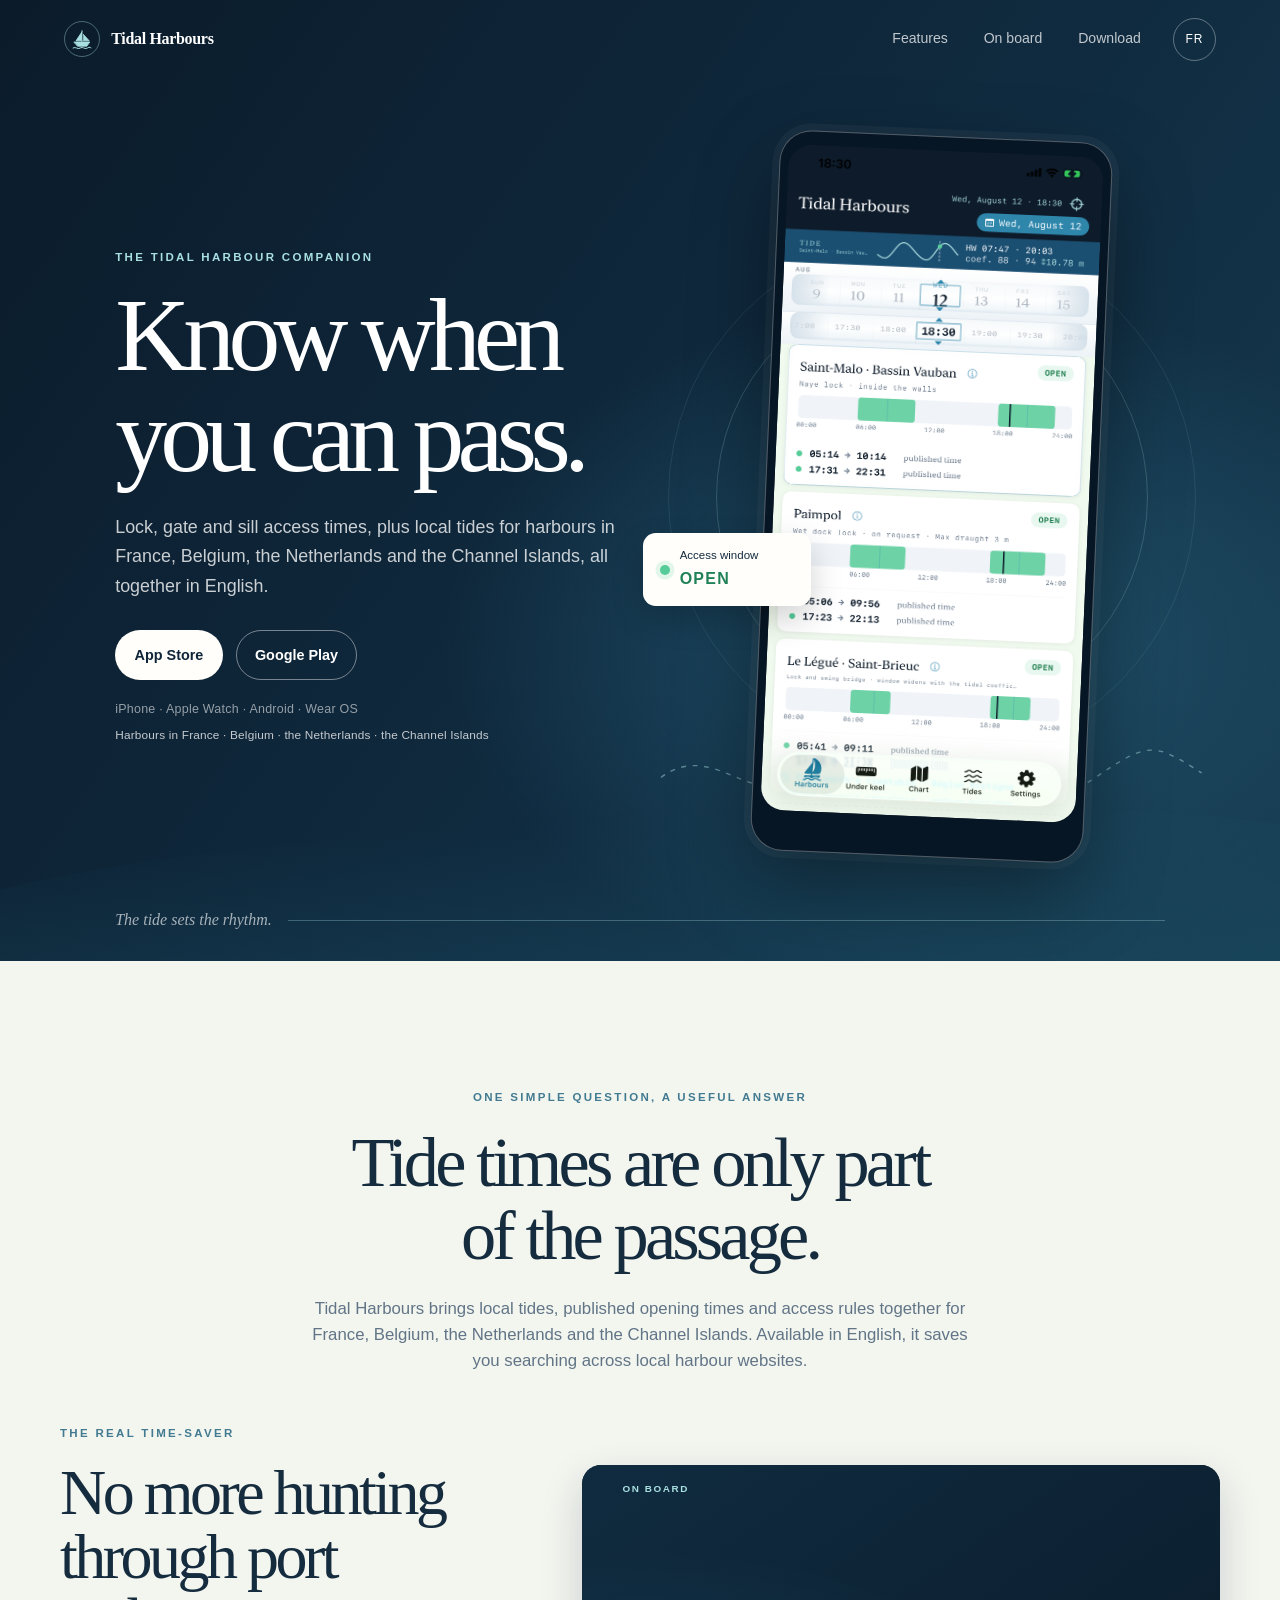
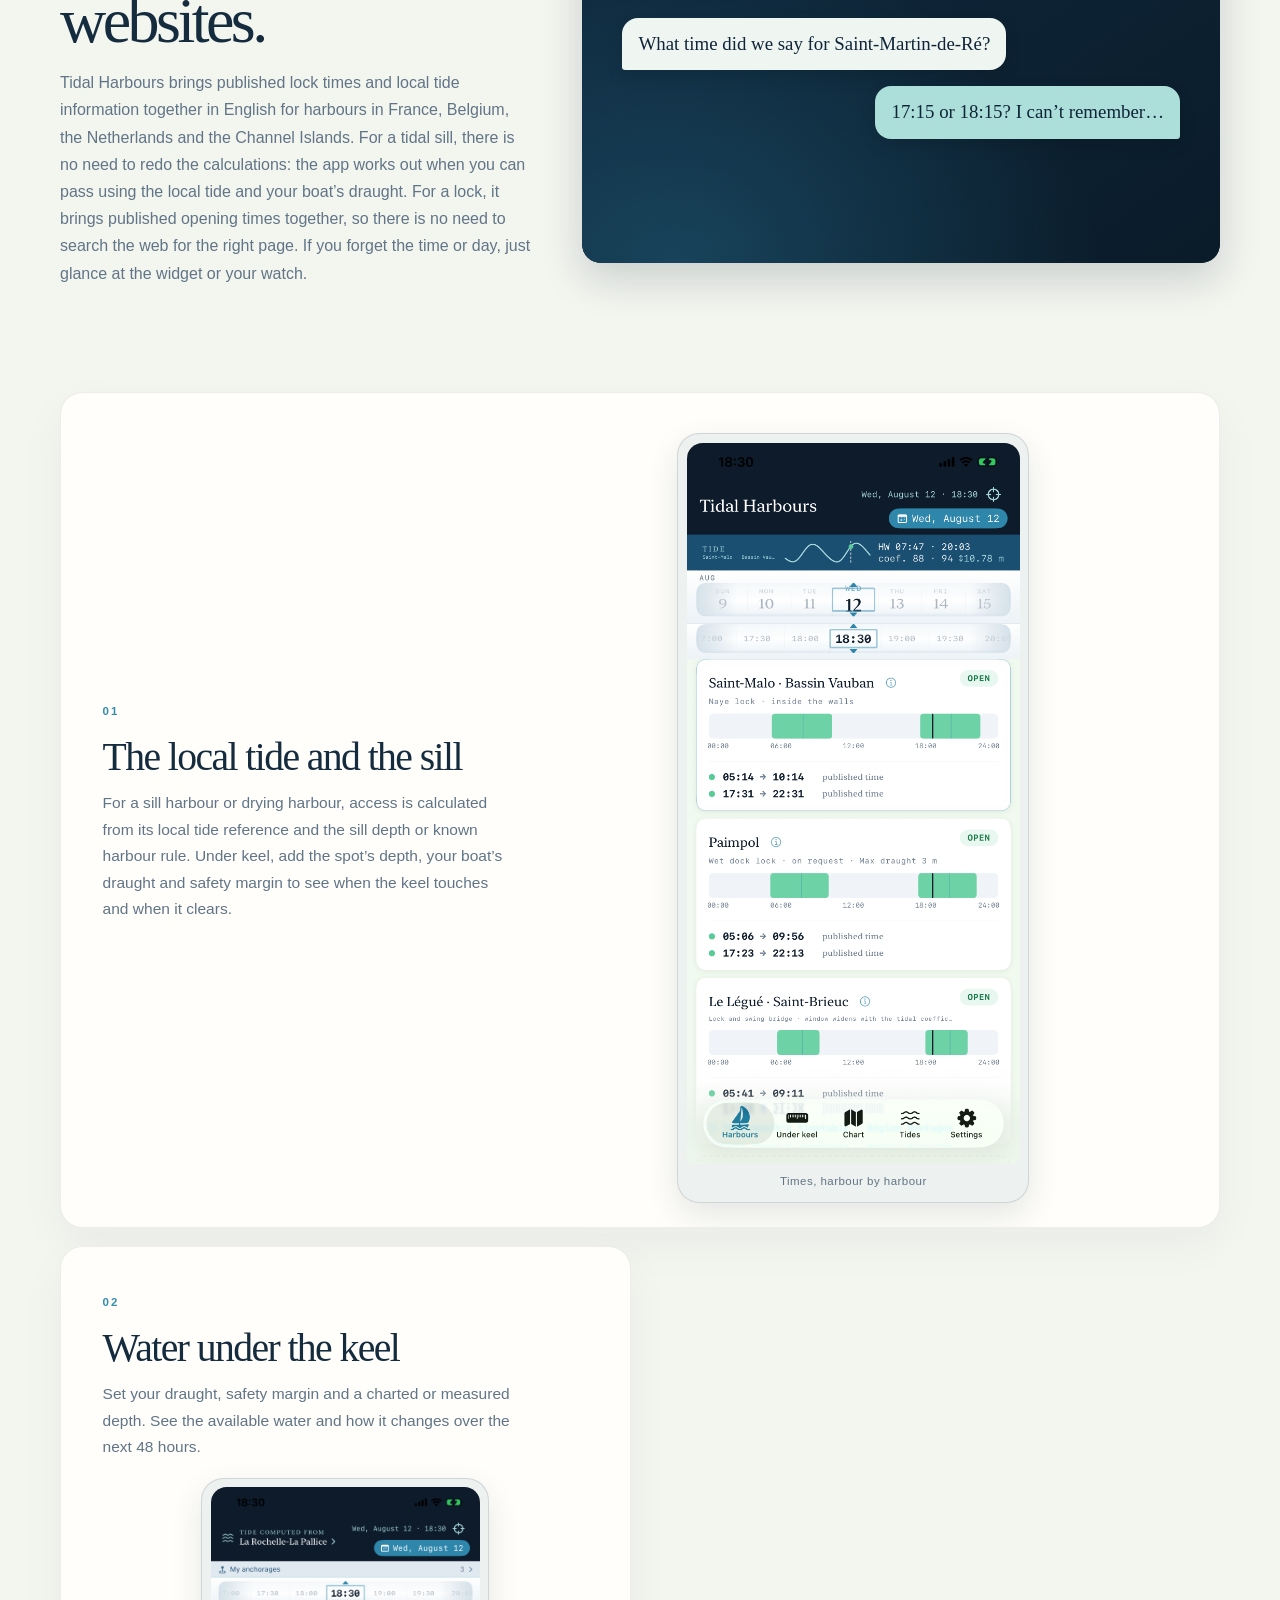
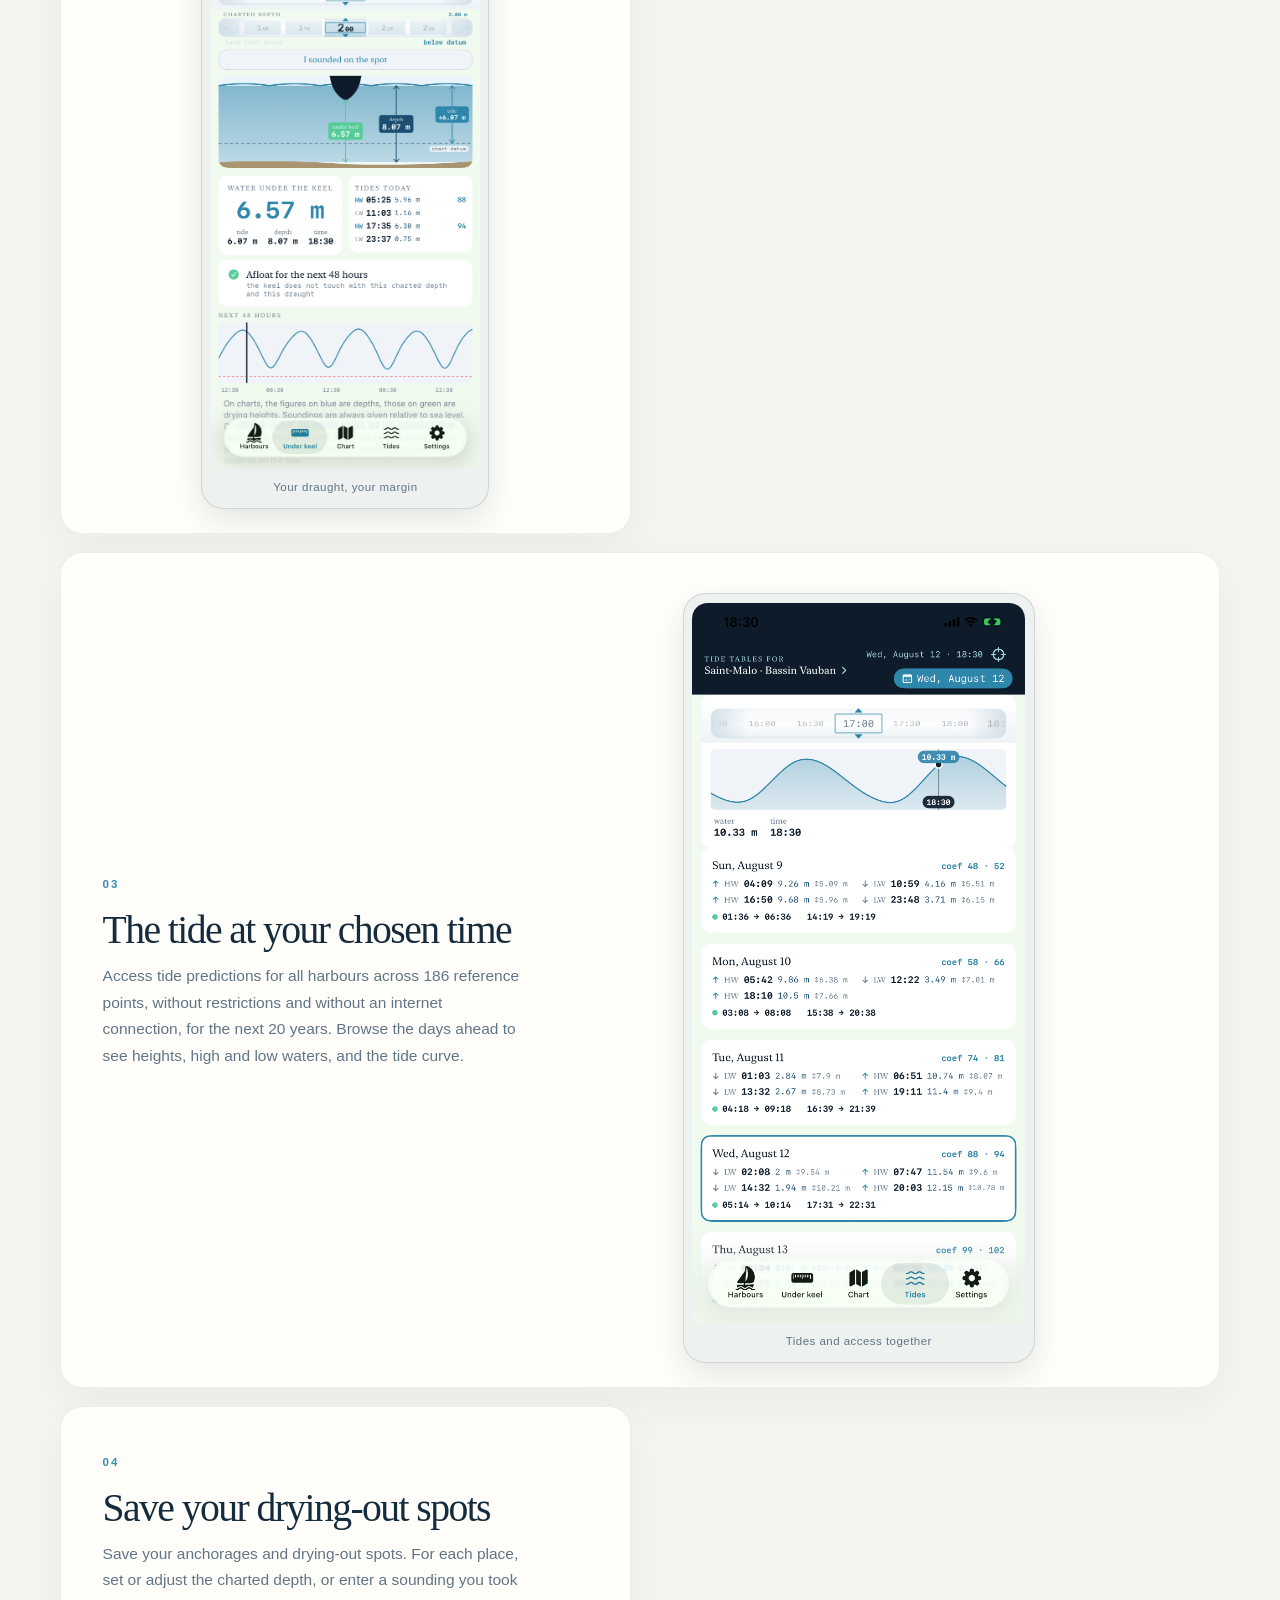
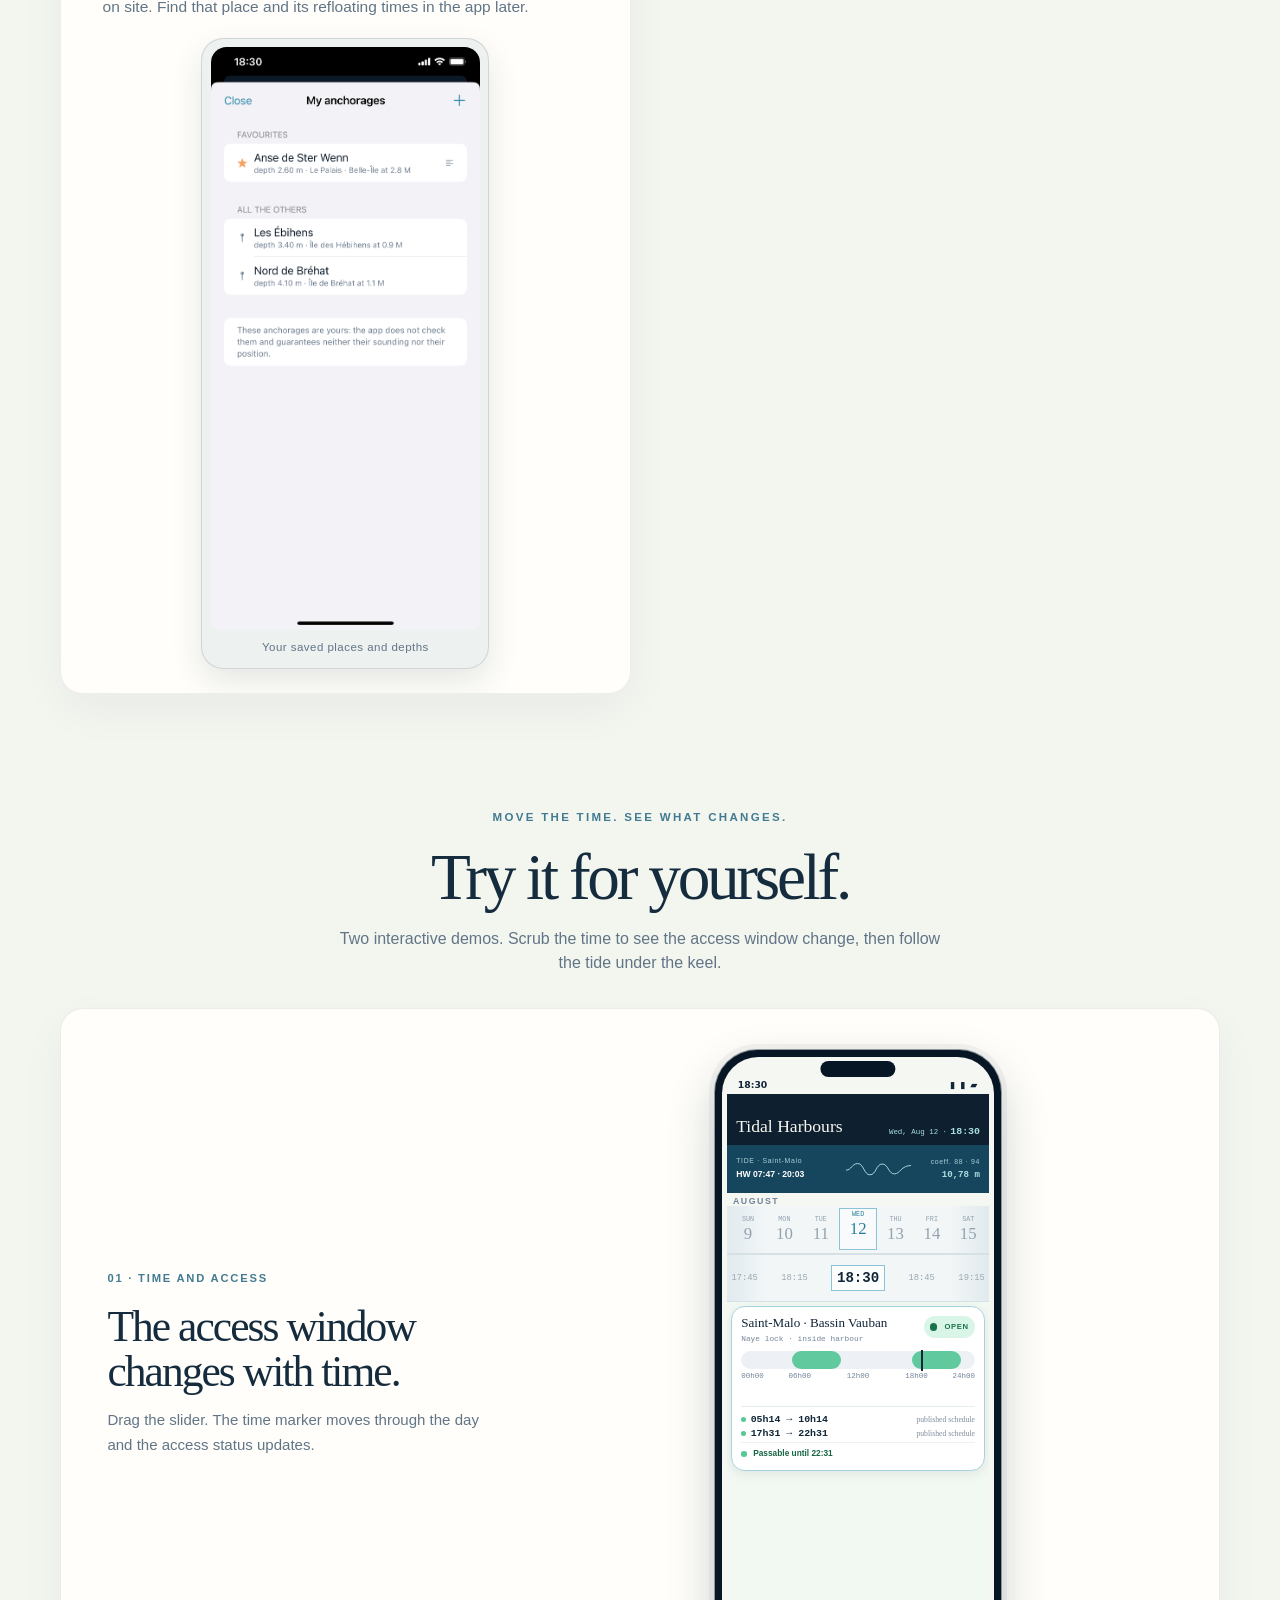
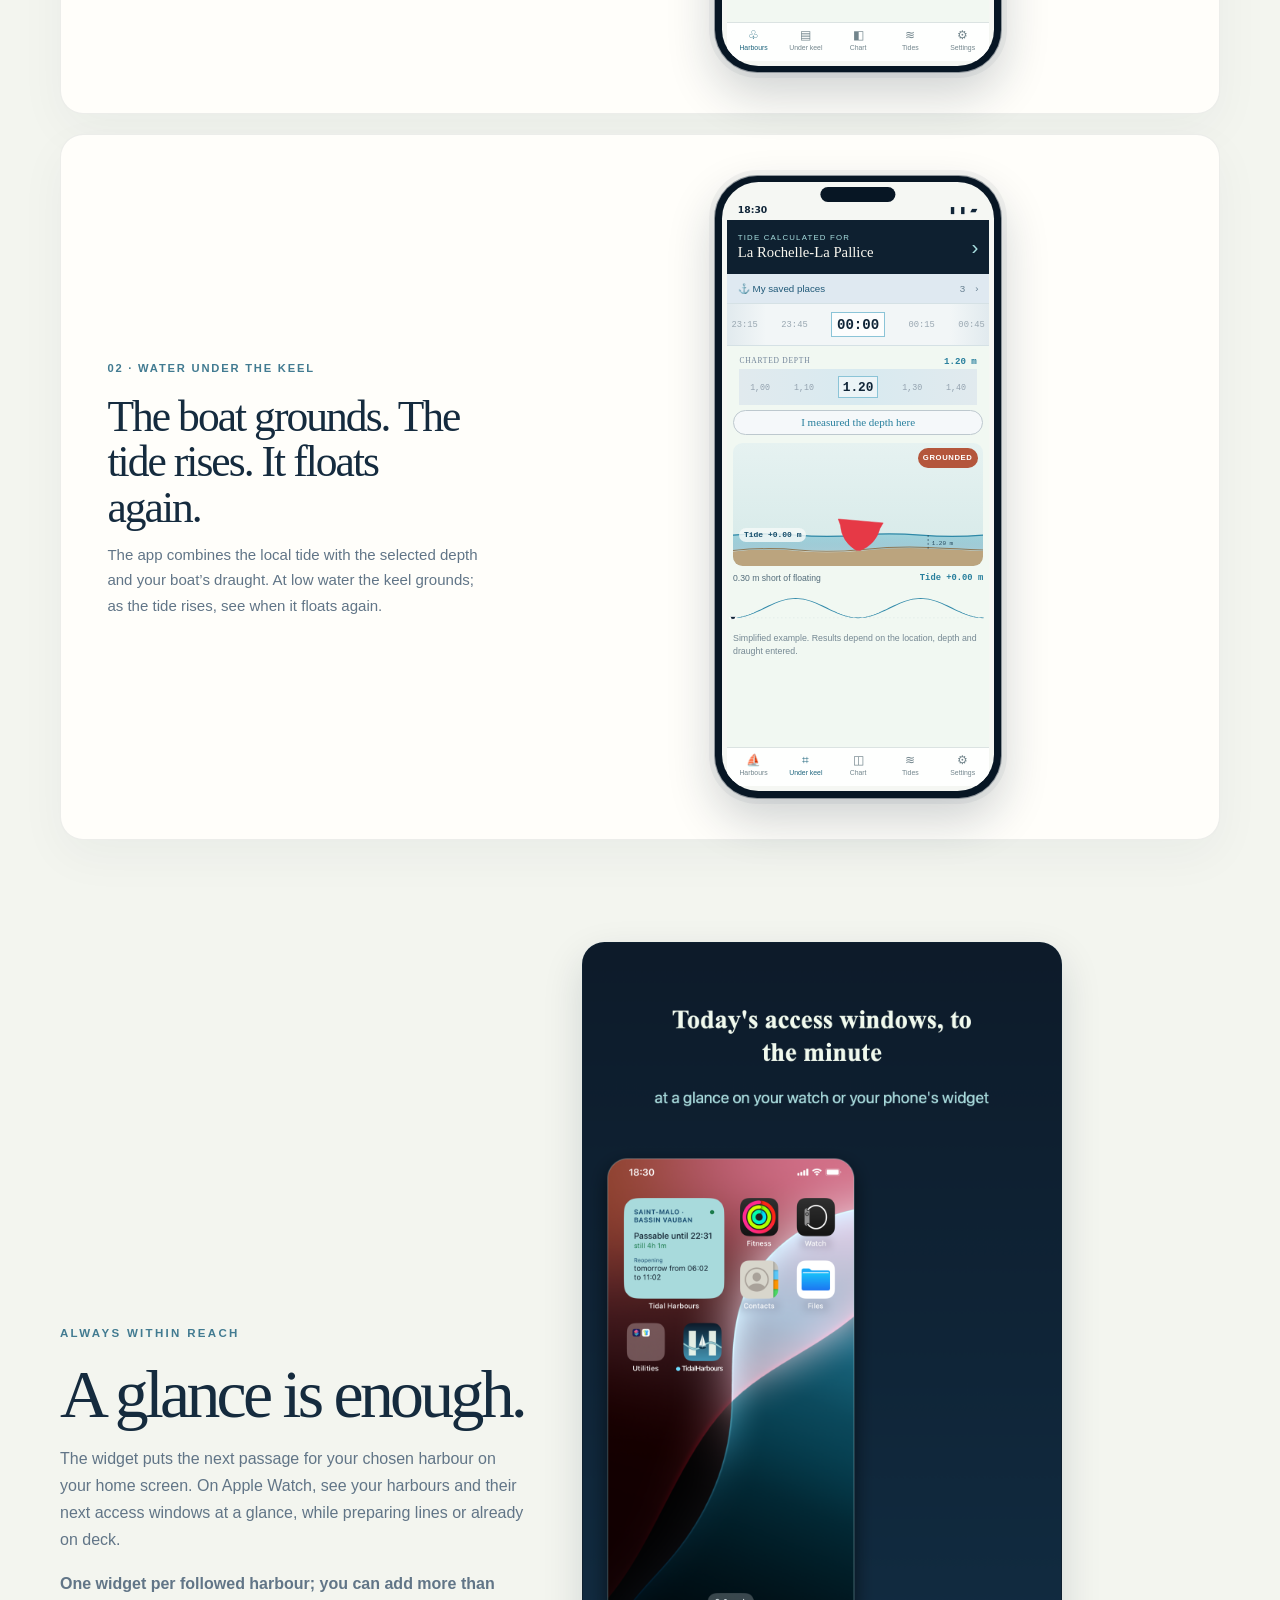
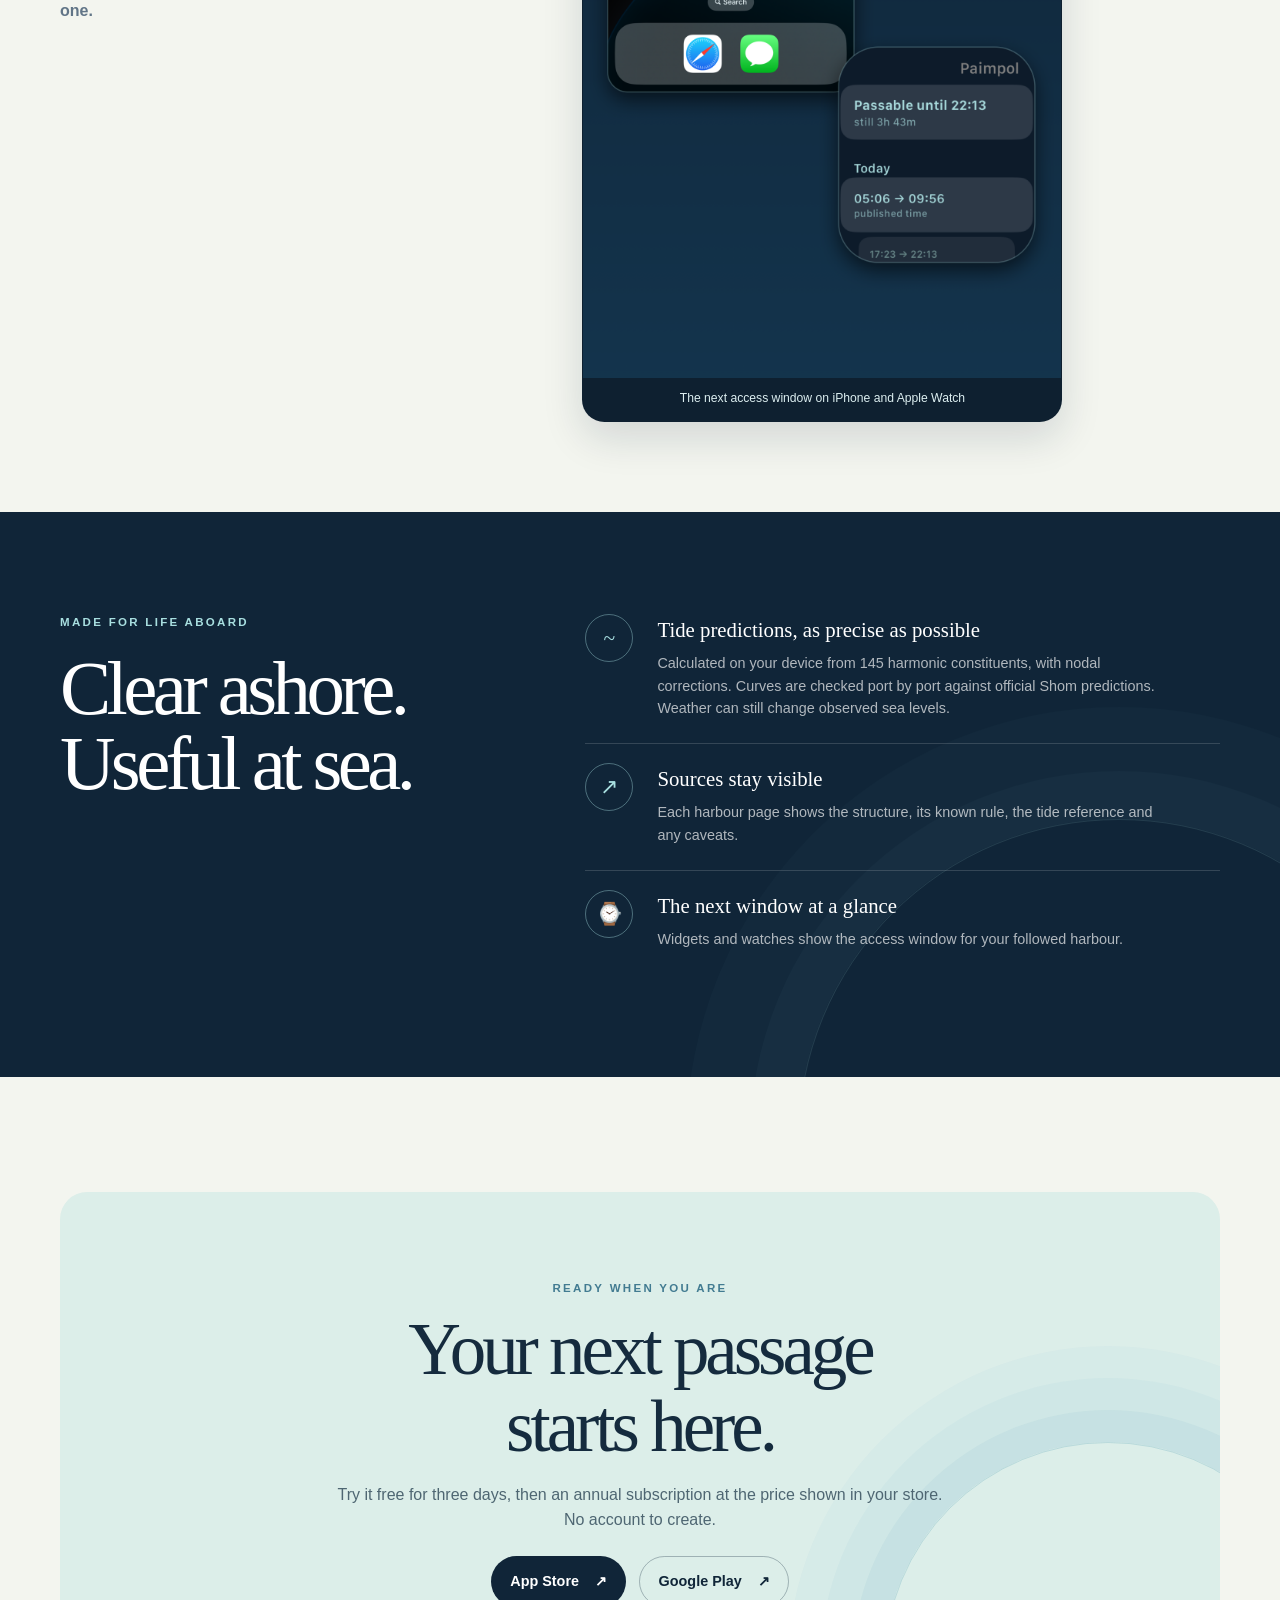
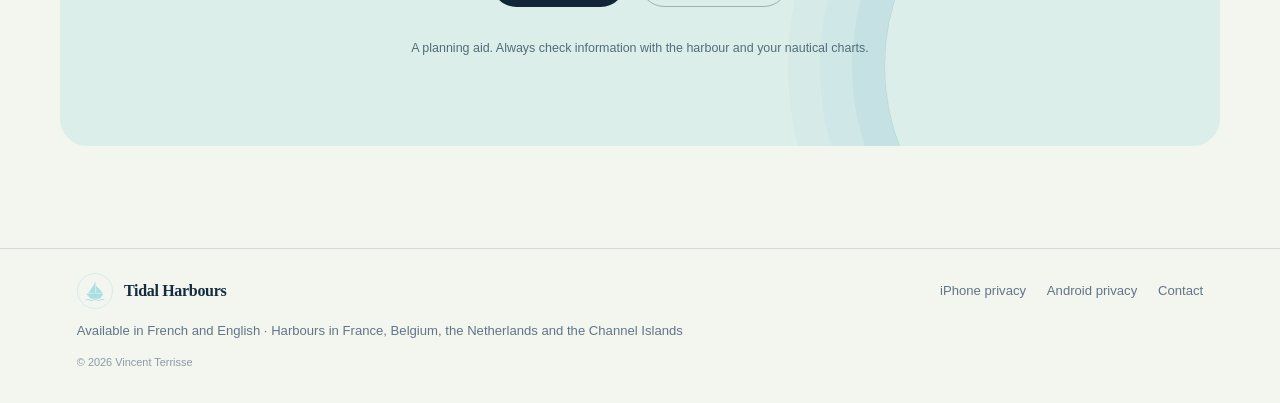
<file: app/index.html>
<!doctype html>
<html lang="fr">
<head>
  <meta charset="utf-8">
  <meta name="viewport" content="width=device-width, initial-scale=1">
  <meta name="theme-color" content="#102538">
  <meta name="description" content="Ports à marée réunit les horaires d’accès et les marées des ports situés en France, en Belgique, aux Pays-Bas et dans les îles Anglo-Normandes.">
  <meta property="og:type" content="website">
  <meta property="og:title" content="Ports à marée : Savoir quand on passe">
  <meta property="og:description" content="Horaires d’accès et marées des ports en France, en Belgique, aux Pays-Bas et dans les îles Anglo-Normandes.">
  <meta property="og:url" content="https://portsamaree.github.io/app/">
  <meta property="og:image" content="https://portsamaree.github.io/app/assets/partage.png">
  <title>Ports à marée : Savoir quand on passe</title>
  <link rel="stylesheet" href="style.css?v=phone-bezel-3">
  <script defer src="app.js"></script>
</head>
<body>
  <a class="skip-link" href="#contenu" data-fr="Aller au contenu" data-en="Skip to content">Aller au contenu</a>

  <header class="topbar">
    <a class="brand" href="#haut" aria-label="Ports à marée" data-fr-label="Ports à marée" data-en-label="Tidal Harbours">
      <span class="brand-mark" aria-hidden="true"><svg viewBox="0 0 40 40"><path d="M7 25h26l-5 7H13z"/><path d="M20 6v18M20 8 10 23h10M22 12l10 11H22"/><path d="M5 35c4-3 8 3 12 0s8 3 12 0 5 0 6 0"/></svg></span>
      <span data-fr="Ports à marée" data-en="Tidal Harbours">Ports à marée</span>
    </a>
    <nav class="topnav" aria-label="Navigation principale" data-fr-label="Navigation principale" data-en-label="Main navigation">
      <a href="#fonctions" data-fr="Fonctions" data-en="Features">Fonctions</a>
      <a href="#pourquoi" data-fr="À bord" data-en="On board">À bord</a>
      <a href="#telecharger" data-fr="Télécharger" data-en="Download">Télécharger</a>
    </nav>
    <button class="lang-switch" id="langue" type="button" aria-label="Switch to English">EN</button>
  </header>

  <main id="contenu">
    <section class="hero" id="haut">
      <div class="hero-copy">
        <p class="eyebrow" data-fr="L’app du passage à la marée" data-en="The tidal harbour companion">L’app du passage à la marée</p>
        <h1 data-fr="Savoir quand<br>on passe." data-en="Know when<br>you can pass.">Savoir quand<br>on passe.</h1>
        <p class="hero-lede" data-fr="Écluses, portes de bassin et seuils : retrouvez les horaires d’accès et les marées des ports situés en France, en Belgique, aux Pays-Bas et dans les îles Anglo-Normandes." data-en="Lock, gate and sill access times, plus local tides for harbours in France, Belgium, the Netherlands and the Channel Islands, all together in English.">Écluses, portes de bassin et seuils : retrouvez les horaires d’accès et les marées des ports situés en France, en Belgique, aux Pays-Bas et dans les îles Anglo-Normandes.</p>
        <div class="hero-actions">
          <a class="button button-light" href="https://apps.apple.com/app/id6799664370" target="_blank" rel="noopener" data-fr="App Store" data-en="App Store">App Store <span aria-hidden="true">↗</span></a>
          <a class="button button-outline" href="https://play.google.com/store/apps/details?id=fr.portsamaree" target="_blank" rel="noopener" data-fr="Google Play" data-en="Google Play">Google Play <span aria-hidden="true">↗</span></a>
        </div>
        <p class="platform-note" data-fr="iPhone · Apple Watch · Android · Wear OS" data-en="iPhone · Apple Watch · Android · Wear OS">iPhone · Apple Watch · Android · Wear OS</p>
        <p class="coverage-note" data-fr="Ports en France · en Belgique · aux Pays-Bas · dans les îles Anglo-Normandes" data-en="Harbours in France · Belgium · the Netherlands · the Channel Islands">Ports en France · en Belgique · aux Pays-Bas · dans les îles Anglo-Normandes</p>
      </div>
      <div class="hero-visual" aria-label="Aperçu de l’application" data-fr-label="Aperçu de l’application" data-en-label="App preview">
        <div class="water-orbit orbit-one"></div><div class="water-orbit orbit-two"></div>
        <div class="phone-frame">
          <img class="phone-shot" src="assets/ports-fr.png" data-fr-src="assets/ports-fr.png" data-en-src="assets/ports-en.png" data-fr-alt="Écran Ports à marée : horaires d’accès de plusieurs ports" data-en-alt="Tidal Harbours screen: access times for several harbours" alt="Écran Ports à marée : horaires d’accès de plusieurs ports" fetchpriority="high">
        </div>
        <div class="floating-note" aria-hidden="true"><span class="status-dot"></span><span data-fr="Créneau d’accès" data-en="Access window">Créneau d’accès</span><strong data-fr="OUVERT" data-en="OPEN">OUVERT</strong></div>
        <svg class="hero-wave" viewBox="0 0 560 100" preserveAspectRatio="none" aria-hidden="true"><path d="M0 55 C55 10 95 96 150 55 S245 14 300 55 395 96 450 55 510 15 560 50"/></svg>
      </div>
      <div class="hero-bottom" aria-hidden="true"><span data-fr="La mer donne le rythme." data-en="The tide sets the rhythm.">La mer donne le rythme.</span><span class="bottom-line"></span></div>
    </section>

    <section class="intro section-wrap" id="fonctions">
      <p class="eyebrow eyebrow-dark" data-fr="Une question simple, une réponse utile" data-en="One simple question, a useful answer">Une question simple, une réponse utile</p>
      <h2 data-fr="La marée ne suffit pas.<br>Il faut connaître le passage." data-en="Tide times are only part<br>of the passage.">La marée ne suffit pas.<br>Il faut connaître le passage.</h2>
      <p class="intro-copy" data-fr="L’app rapproche la marée des horaires et règles publiés par les ports de France, de Belgique, des Pays-Bas et des îles Anglo-Normandes. Disponible aussi en anglais, elle rassemble ces informations au même endroit, sans avoir à chercher sur les sites portuaires." data-en="Tidal Harbours brings local tides, published opening times and access rules together for France, Belgium, the Netherlands and the Channel Islands. Available in English, it saves you searching across local harbour websites.">L’app rapproche la marée des horaires et règles publiés par les ports de France, de Belgique, des Pays-Bas et des îles Anglo-Normandes. Disponible aussi en anglais, elle rassemble ces informations au même endroit, sans avoir à chercher sur les sites portuaires.</p>
    </section>

    <section class="story section-wrap" id="gain-de-temps" aria-labelledby="story-title">
      <div class="story-copy"><p class="eyebrow eyebrow-dark" data-fr="Le vrai gain de temps" data-en="The real time-saver">Le vrai gain de temps</p><h2 id="story-title" data-fr="Plus besoin de se souvenir où on l’a lu." data-en="No more hunting through port websites.">Plus besoin de se souvenir où on l’a lu.</h2><p data-fr="Pour un port à seuil, plus besoin de refaire les calculs : l’app établit le passage à partir de la marée du lieu et du tirant d’eau du bateau. Pour une écluse, elle rassemble les horaires publiés : fini de fouiller le Web pour retrouver la bonne page. Et si on a oublié l’heure ou le jour, un coup d’œil au widget ou à la montre suffit." data-en="Tidal Harbours brings published lock times and local tide information together in English for harbours in France, Belgium, the Netherlands and the Channel Islands. For a tidal sill, there is no need to redo the calculations: the app works out when you can pass using the local tide and your boat’s draught. For a lock, it brings published opening times together, so there is no need to search the web for the right page. If you forget the time or day, just glance at the widget or your watch.">Pour un port à seuil, plus besoin de refaire les calculs : l’app établit le passage à partir de la marée du lieu et du tirant d’eau du bateau. Pour une écluse, elle rassemble les horaires publiés : fini de fouiller le Web pour retrouver la bonne page. Et si on a oublié l’heure ou le jour, un coup d’œil au widget ou à la montre suffit.</p></div>
      <div class="story-player" data-story-player role="group" aria-label="Scène animée : chercher l’horaire d’une écluse sans réseau" data-fr-label="Scène animée : chercher l’horaire d’une écluse sans réseau" data-en-label="Animated scene: looking up a lock time without signal">
        <div class="story-screen" aria-live="off">
          <div class="story-frame is-active" data-story-frame="0"><span class="story-scene-label" data-fr="À bord" data-en="On board">À bord</span><div class="chat-line chat-in"><b data-fr="On avait dit quelle heure pour Saint-Martin-de-Ré ?" data-en="What time did we say for Saint-Martin-de-Ré?">On avait dit quelle heure pour Saint-Martin-de-Ré ?</b></div><div class="chat-line chat-out"><b data-fr="17h15 ou 18h15 ? Je ne sais plus…" data-en="17:15 or 18:15? I can’t remember…">17h15 ou 18h15 ? Je ne sais plus…</b></div></div>
          <div class="story-frame story-search" data-story-frame="1"><span class="story-scene-label" data-fr="Je cherche…" data-en="Let me look…">Je cherche…</span><div class="chat-line chat-out"><b data-fr="Je cherche…" data-en="I’m looking…">Je cherche…</b></div><div class="search-page"><div class="browser-tabs"><i></i><i></i><i></i><span>›</span></div><div class="search-bar">⌕　<span data-fr="Saint-Martin horaires écluse" data-en="Saint-Martin lock opening times">Saint-Martin horaires écluse</span><i class="search-caret" aria-hidden="true"></i></div></div></div>
          <div class="story-frame story-reply" data-story-frame="2"><span class="story-scene-label" data-fr="Toujours pas de réseau" data-en="Still no signal">Toujours pas de réseau</span><div class="chat-line chat-out"><b data-fr="Zut, j’ai plus de réseau." data-en="Oh no, I’ve lost signal.">Zut, j’ai plus de réseau.</b></div></div>
          <div class="story-frame story-reply" data-story-frame="3"><span class="story-scene-label" data-fr="Et si le port était fermé ?" data-en="What if the harbour is closed?">Et si le port était fermé ?</span><div class="chat-line chat-out"><b data-fr="C’est pas possible… peut-être qu’on ne pourra passer que demain." data-en="This can’t be happening… maybe we won’t get through until tomorrow.">C’est pas possible… peut-être qu’on ne pourra passer que demain.</b></div></div>
          <div class="story-frame story-app-final" data-story-frame="4"><div class="story-outro-copy"><span class="story-scene-label" data-fr="La prochaine fois…" data-en="Next time…">La prochaine fois…</span><p data-fr="Si seulement ils avaient eu" data-en="If only they’d had">Si seulement ils avaient eu</p><strong data-fr="Ports à marée" data-en="Tidal Harbours">Ports à marée</strong></div><div class="story-phone"><img class="story-app-image" src="assets/ports-fr.png" data-fr-src="assets/ports-fr.png" data-en-src="assets/ports-en.png" data-fr-alt="Écran de l’application Ports à marée" data-en-alt="Tidal Harbours app screen" alt="Écran de l’application Ports à marée"></div></div>
        </div>
      </div>
    </section>

    <section class="feature-grid section-wrap" aria-label="Fonctions de l’application" data-fr-label="Fonctions de l’application" data-en-label="App features">
      <article class="feature-card feature-large reveal">
        <div class="feature-copy"><span class="feature-number">01</span><h3 data-fr="La marée du lieu et le seuil" data-en="The local tide and the sill">La marée du lieu et le seuil</h3><p data-fr="Pour un port à seuil ou un port d’échouage, l’accès est calculé avec la marée de sa référence locale et la cote du seuil ou la règle connue du port. Sous quille, ajoutez la sonde de l’endroit, le tirant d’eau et votre marge de sécurité : vous voyez quand la quille touche et quand elle se dégage." data-en="For a sill harbour or drying harbour, access is calculated from its local tide reference and the sill depth or known harbour rule. Under keel, add the spot’s depth, your boat’s draught and safety margin to see when the keel touches and when it clears.">Pour un port à seuil ou un port d’échouage, l’accès est calculé avec la marée de sa référence locale et la cote du seuil ou la règle connue du port. Sous quille, ajoutez la sonde de l’endroit, le tirant d’eau et votre marge de sécurité : vous voyez quand la quille touche et quand elle se dégage.</p></div>
        <figure class="shot-card"><img src="assets/ports-fr.png" data-fr-src="assets/ports-fr.png" data-en-src="assets/ports-en.png" alt="Liste de ports et créneaux d’accès"><figcaption data-fr="Les heures, port par port" data-en="Times, harbour by harbour">Les heures, port par port</figcaption></figure>
      </article>
      <article class="feature-card reveal">
        <figure class="shot-card"><img src="assets/sous-quille-fr.png" data-fr-src="assets/sous-quille-fr.png" data-en-src="assets/sous-keel-en.png" alt="Calcul de la hauteur d’eau sous la quille"><figcaption data-fr="Votre tirant, votre marge" data-en="Your draught, your margin">Votre tirant, votre marge</figcaption></figure>
        <div class="feature-copy"><span class="feature-number">02</span><h3 data-fr="De l’eau sous la quille" data-en="Water under the keel">De l’eau sous la quille</h3><p data-fr="Renseignez le tirant d’eau, la marge de sécurité et une sonde relevée sur la carte ou sur place. Voyez la hauteur d’eau et l’évolution sur 48 heures." data-en="Set your draught, safety margin and a charted or measured depth. See the available water and how it changes over the next 48 hours.">Renseignez le tirant d’eau, la marge de sécurité et une sonde relevée sur la carte ou sur place. Voyez la hauteur d’eau et l’évolution sur 48 heures.</p></div>
      </article>
      <article class="feature-card feature-wide reveal">
        <div class="feature-copy"><span class="feature-number">03</span><h3 data-fr="La marée à l’heure choisie" data-en="The tide at your chosen time">La marée à l’heure choisie</h3><p data-fr="Accédez à toutes les marées des ports, sur 186 points de référence, sans restriction et sans réseau, pour les 20 prochaines années. Faites défiler les jours à venir pour consulter les hauteurs, les pleines et basses mers et la courbe de marée." data-en="Access tide predictions for all harbours across 186 reference points, without restrictions and without an internet connection, for the next 20 years. Browse the days ahead to see heights, high and low waters, and the tide curve.">Accédez à toutes les marées des ports, sur 186 points de référence, sans restriction et sans réseau, pour les 20 prochaines années. Faites défiler les jours à venir pour consulter les hauteurs, les pleines et basses mers et la courbe de marée.</p></div>
        <figure class="shot-card"><img src="assets/marees-fr.png" data-fr-src="assets/marees-fr.png" data-en-src="assets/tides-en.png" alt="Annuaire des marées et créneaux"><figcaption data-fr="Marées et créneaux ensemble" data-en="Tides and access together">Marées et créneaux ensemble</figcaption></figure>
      </article>
      <article class="feature-card feature-saved reveal">
        <div class="feature-copy"><span class="feature-number">04</span><h3 data-fr="Gardez vos lieux d’échouage" data-en="Save your drying-out spots">Gardez vos lieux d’échouage</h3><p data-fr="Enregistrez vos mouillages et vos coins de port à sec. Pour chaque endroit, choisissez ou modifiez la sonde lue sur la carte, ou saisissez un relevé fait sur place. Retrouvez ensuite ce lieu et ses heures de flottaison dans l’app." data-en="Save your anchorages and drying-out spots. For each place, set or adjust the charted depth, or enter a sounding you took on site. Find that place and its refloating times in the app later.">Enregistrez vos mouillages et vos coins de port à sec. Pour chaque endroit, choisissez ou modifiez la sonde lue sur la carte, ou saisissez un relevé fait sur place. Retrouvez ensuite ce lieu et ses heures de flottaison dans l’app.</p></div>
        <figure class="shot-card"><img src="assets/mouillages-fr.png" data-fr-src="assets/mouillages-fr.png" data-en-src="assets/mouillages-en.png" data-fr-alt="Liste de mouillages enregistrés dans l’application" data-en-alt="List of saved anchorages in the app" alt="Liste de mouillages enregistrés dans l’application"><figcaption data-fr="Vos endroits, vos sondes" data-en="Your saved places and depths">Vos endroits, vos sondes</figcaption></figure>
      </article>
    </section>

    <section class="try-it section-wrap" aria-labelledby="demo-title">
      <div class="try-heading">
        <p class="eyebrow eyebrow-dark" data-fr="Touchez. Faites défiler. Comprenez." data-en="Move the time. See what changes.">Touchez. Faites défiler. Comprenez.</p>
        <h2 id="demo-title" data-fr="Essayez par vous-même." data-en="Try it for yourself.">Essayez par vous-même.</h2>
        <p data-fr="Deux démonstrations interactives. Déplacez l’heure pour voir la fenêtre d’accès évoluer, puis suivez la marée sous la quille." data-en="Two interactive demos. Scrub the time to see the access window change, then follow the tide under the keel.">Deux démonstrations interactives. Déplacez l’heure pour voir la fenêtre d’accès évoluer, puis suivez la marée sous la quille.</p>
      </div>

      <article class="demo-card access-demo">
        <div class="demo-copy">
          <span class="demo-kicker" data-fr="01 · L’heure et le passage" data-en="01 · Time and access">01 · L’heure et le passage</span>
          <h3 data-fr="Le créneau bouge avec l’heure." data-en="The access window changes with time.">Le créneau bouge avec l’heure.</h3>
          <p data-fr="Faites glisser le curseur. Le repère avance dans la journée et l’état du passage se met à jour." data-en="Drag the slider. The time marker moves through the day and the access status updates.">Faites glisser le curseur. Le repère avance dans la journée et l’état du passage se met à jour.</p>
        </div>
        <div class="demo-device" aria-label="Démonstration dans l’écran Ports de l’application">
          <div class="phone-screen">
            <div class="phone-dynamic-island" aria-hidden="true"></div>
            <div class="phone-statusline"><span>18:30</span><span class="phone-signal" aria-hidden="true">▮ ▮ ▰</span></div>
            <div class="app-ports-header"><strong data-fr="Ports à marée" data-en="Tidal Harbours">Ports à marée</strong><div><small data-fr="Mer. 12 août ·" data-en="Wed, Aug 12 ·">Mer. 12 août ·</small><b data-access-time>18h30</b></div></div>
            <div class="phone-tide-band"><div><small data-fr="MARÉE · Saint-Malo" data-en="TIDE · Saint-Malo">MARÉE · Saint-Malo</small><strong data-fr="PM 07h47 · 20h03" data-en="HW 07:47 · 20:03">PM 07h47 · 20h03</strong></div><svg viewBox="0 0 140 32" aria-hidden="true"><path d="M0 18 C12 18 12 4 25 4 S38 28 51 28 64 5 77 5 90 26 103 26 116 8 140 8"/></svg><div class="tide-coeff"><small data-fr="coef. 88 · 94" data-en="coeff. 88 · 94">coef. 88 · 94</small><b data-tide-now>10,78 m</b></div></div>
            <div class="app-month" data-fr="AOÛT" data-en="AUGUST">AOÛT</div>
            <div class="app-day-wheel" aria-hidden="true"><span data-fr="DIM<br><b>9</b>" data-en="SUN<br><b>9</b>">DIM<br><b>9</b></span><span data-fr="LUN<br><b>10</b>" data-en="MON<br><b>10</b>">LUN<br><b>10</b></span><span data-fr="MAR<br><b>11</b>" data-en="TUE<br><b>11</b>">MAR<br><b>11</b></span><span class="wheel-picked" data-fr="MER<br><b>12</b>" data-en="WED<br><b>12</b>">MER<br><b>12</b></span><span data-fr="JEU<br><b>13</b>" data-en="THU<br><b>13</b>">JEU<br><b>13</b></span><span data-fr="VEN<br><b>14</b>" data-en="FRI<br><b>14</b>">VEN<br><b>14</b></span><span data-fr="SAM<br><b>15</b>" data-en="SAT<br><b>15</b>">SAM<br><b>15</b></span></div>
            <div class="app-time-wheel"><span>17h30</span><span>18h00</span><output data-access-output>18h30</output><span>19h00</span><span>19h30</span><input id="heure-acces" class="time-slider access-slider" type="range" min="0" max="1435" step="5" value="1110" aria-label="Faire défiler l’heure de minuit à 23 h 55"></div>
            <div class="demo-interface access-interface" data-demo="access">
              <article class="app-port-card">
                <div class="app-port-heading"><div><h4>Saint-Malo · Bassin Vauban</h4><small data-fr="Écluse du Naye · intra-muros" data-en="Naye lock · inside harbour">Écluse du Naye · intra-muros</small></div><span class="access-status status-open" data-access-status aria-live="polite">OUVERT</span></div>
                <div class="access-track" aria-label="Fenêtres d’accès de 5 h 14 à 10 h 14 et de 17 h 31 à 22 h 31" data-fr-label="Fenêtres d’accès de 5 h 14 à 10 h 14 et de 17 h 31 à 22 h 31" data-en-label="Access windows from 5:14 to 10:14 and 17:31 to 22:31">
                  <div class="access-track-base"></div><div class="access-window access-window-morning"></div><div class="access-window access-window-evening"></div><div class="access-cursor" data-access-cursor></div>
                  <span class="track-time track-midnight">00h00</span><span class="track-time track-six">06h00</span><span class="track-time track-noon">12h00</span><span class="track-time track-eighteen">18h00</span><span class="track-time track-midnight-end">24h00</span>
                </div>
                <div class="app-window-list"><p><i></i><b>05h14 → 10h14</b><small data-fr="horaire publié" data-en="published schedule">horaire publié</small></p><p><i></i><b>17h31 → 22h31</b><small data-fr="horaire publié" data-en="published schedule">horaire publié</small></p></div>
                <p class="access-result" data-access-result aria-live="polite">Franchissable jusqu’à 22h31</p>
              </article>
            </div>
            <div class="phone-tabs" aria-hidden="true"><span class="tab-selected"><b>♧</b><small data-fr="Ports" data-en="Harbours">Ports</small></span><span><b>▤</b><small data-fr="Sous quille" data-en="Under keel">Sous quille</small></span><span><b>◧</b><small data-fr="Carte" data-en="Chart">Carte</small></span><span><b>≋</b><small data-fr="Marées" data-en="Tides">Marées</small></span><span><b>⚙</b><small data-fr="Réglages" data-en="Settings">Réglages</small></span></div>
          </div>
        </div>
      </article>

      <article class="demo-card keel-demo">
        <div class="demo-copy">
          <span class="demo-kicker" data-fr="02 · La hauteur sous quille" data-en="02 · Water under the keel">02 · La hauteur sous quille</span>
          <h3 data-fr="Le bateau touche. La marée monte. Il repart." data-en="The boat grounds. The tide rises. It floats again.">Le bateau touche. La marée monte. Il repart.</h3>
          <p data-fr="L’app croise la marée du lieu avec la sonde choisie et le tirant d’eau de votre bateau. À basse mer, la quille touche ; à la remontée, vous voyez quand il flotte de nouveau." data-en="The app combines the local tide with the selected depth and your boat’s draught. At low water the keel grounds; as the tide rises, see when it floats again.">L’app croise la marée du lieu avec la sonde choisie et le tirant d’eau de votre bateau. À basse mer, la quille touche ; à la remontée, vous voyez quand il flotte de nouveau.</p>
        </div>
        <div class="demo-device" aria-label="Démonstration dans l’écran Sous quille de l’application">
          <div class="phone-screen">
            <div class="phone-dynamic-island" aria-hidden="true"></div>
            <div class="phone-statusline"><span>18:30</span><span class="phone-signal" aria-hidden="true">▮ ▮ ▰</span></div>
            <div class="phone-reference-header"><span><small data-fr="MARÉE CALCULÉE SUR" data-en="TIDE CALCULATED FOR">MARÉE CALCULÉE SUR</small><strong data-fr="La Rochelle-La Pallice" data-en="La Rochelle-La Pallice">La Rochelle-La Pallice</strong></span><b>›</b></div>
            <div class="app-moorings"><span data-fr="⚓ Mes mouillages" data-en="⚓ My saved places">⚓ Mes mouillages</span><b>3　›</b></div>
            <div class="app-time-wheel keel-time-wheel"><span>17h30</span><span>18h00</span><output data-keel-output>00h00</output><span>19h00</span><span>19h30</span><input id="heure-quille" class="time-slider keel-slider" type="range" min="0" max="24" step="0.25" value="0" aria-label="Faire défiler le cycle de marée de 0 à 24 heures"></div>
            <div class="demo-interface keel-interface" data-demo="keel">
              <div class="depth-selector"><div class="depth-selector-label"><span data-fr="SONDE RELEVÉE SUR LA CARTE" data-en="CHARTED DEPTH">SONDE RELEVÉE SUR LA CARTE</span><b data-sounding-value>1,20 m</b></div><div class="app-depth-wheel"><span>1,00</span><span>1,10</span><output>1,20</output><span>1,30</span><span>1,40</span><input id="sonde-quille" class="time-slider depth-slider" type="range" min="60" max="240" step="10" value="120" aria-label="Ajuster la sonde de 0,60 à 2,40 mètres"></div></div>
              <button type="button" class="sound-button" aria-expanded="false" aria-controls="sound-note" data-fr="J’ai sondé sur place" data-en="I measured the depth here">J’ai sondé sur place</button>
              <p id="sound-note" class="sound-note" hidden data-fr="Dans l’app, ce bouton ouvre la saisie d’un relevé à l’heure de la mesure. Le calcul le rapporte ensuite au zéro des cartes." data-en="In the app, this opens a sounding entry for the time of measurement. The app then relates it to chart datum.">Dans l’app, ce bouton ouvre la saisie d’un relevé à l’heure de la mesure. Le calcul le rapporte ensuite au zéro des cartes.</p>
              <div class="keel-scene" role="img" aria-label="Animation montrant un bateau échoué à marée basse et à flot quand la marée monte">
                <svg class="keel-svg" viewBox="0 0 500 250" preserveAspectRatio="none" aria-hidden="true">
                  <defs><linearGradient id="sea-gradient" x1="0" x2="0" y1="0" y2="1"><stop offset="0" stop-color="#72c2d2" stop-opacity=".55"/><stop offset="1" stop-color="#2e86ab" stop-opacity=".3"/></linearGradient></defs>
                  <path class="water-fill" data-water-fill d="M0 180 Q60 174 125 180 T250 180 T375 180 T500 180 L500 218 L0 218 Z"/>
                  <path class="waterline" data-waterline d="M0 180 Q60 174 125 180 T250 180 T375 180 T500 180"/>
                  <path class="bed" d="M0 220 Q70 213 130 219 T260 218 T390 214 T500 219 L500 250 L0 250 Z"/>
                  <path class="bed-line" d="M0 218 Q70 211 130 217 T260 216 T390 212 T500 217"/>
                  <g class="app-boat state-grounded" data-boat transform="translate(0 158) rotate(5 250 60)">
                    <path class="boat-hull" d="M205 0 H295 L289.6 12 Q284.2 44.4 254.05 60 H245.95 Q215.8 44.4 210.4 12 Z"/>
                  </g>
                  <line class="depth-line" data-depth-line x1="390" x2="390" y1="180" y2="218"/>
                  <text class="depth-label" data-depth-label x="397" y="198">1,20 m</text>
                </svg>
              <span class="water-label" data-water-label>Marée +0,00 m</span>
              <span class="boat-state state-grounded" data-boat-state aria-live="polite">ÉCHOUÉ</span>
              </div>
              <div class="keel-readout"><span data-keel-clearance>Manque 0,30 m pour flotter</span><strong data-tide-height>Marée +0,00 m</strong></div>
              <div class="tide-curve-wrap"><svg class="tide-curve" viewBox="0 0 500 120" preserveAspectRatio="none" aria-label="Courbe de marée sur 24 heures"><path class="curve-guide" d="M0 100H500"/><path class="curve-line" data-tide-curve d="M0 100 C70 100 70 22 125 22 S180 100 250 100 320 22 375 22 430 100 500 100"/><circle class="curve-point" data-curve-point cx="0" cy="100" r="6"/></svg></div>
              <p class="demo-disclaimer" data-fr="Exemple simplifié. Le résultat dépend du lieu, de la sonde et du tirant d’eau renseignés." data-en="Simplified example. Results depend on the location, depth and draught entered.">Exemple simplifié. Le résultat dépend du lieu, de la sonde et du tirant d’eau renseignés.</p>
            </div>
            <div class="phone-tabs" aria-hidden="true"><span><b>⛵</b><small data-fr="Ports" data-en="Harbours">Ports</small></span><span class="tab-selected"><b>⌗</b><small data-fr="Sous quille" data-en="Under keel">Sous quille</small></span><span><b>◫</b><small data-fr="Carte" data-en="Chart">Carte</small></span><span><b>≋</b><small data-fr="Marées" data-en="Tides">Marées</small></span><span><b>⚙</b><small data-fr="Réglages" data-en="Settings">Réglages</small></span></div>
          </div>
        </div>
      </article>
    </section>

    <section class="wearable section-wrap" aria-labelledby="wearable-title">
      <div class="wearable-copy"><p class="eyebrow eyebrow-dark" data-fr="Toujours à portée de main" data-en="Always within reach">Toujours à portée de main</p><h2 id="wearable-title" data-fr="Un regard suffit." data-en="A glance is enough.">Un regard suffit.</h2><p data-fr="Le widget affiche le prochain passage du port choisi sur l’écran d’accueil. Sur Apple Watch, retrouvez vos ports et leurs prochaines fenêtres au poignet : pratique quand on prépare les amarres ou qu’on est déjà sur le pont." data-en="The widget puts the next passage for your chosen harbour on your home screen. On Apple Watch, see your harbours and their next access windows at a glance, while preparing lines or already on deck.">Le widget affiche le prochain passage du port choisi sur l’écran d’accueil. Sur Apple Watch, retrouvez vos ports et leurs prochaines fenêtres au poignet : pratique quand on prépare les amarres ou qu’on est déjà sur le pont.</p><p class="wearable-note" data-fr="Un widget par port suivi ; plusieurs widgets peuvent cohabiter." data-en="One widget per followed harbour; you can add more than one.">Un widget par port suivi ; plusieurs widgets peuvent cohabiter.</p></div>
      <figure class="wearable-visual"><img src="assets/widget-montre-fr.png" data-fr-src="assets/widget-montre-fr.png" data-en-src="assets/widget-montre-en.png" data-fr-alt="Widget Ports à marée sur l’écran d’accueil, à côté de l’écran Apple Watch montrant les créneaux de Paimpol" data-en-alt="Tidal Harbours widget beside the Apple Watch screen with Paimpol access windows" alt="Widget Ports à marée sur l’écran d’accueil, à côté de l’écran Apple Watch montrant les créneaux de Paimpol"><figcaption data-fr="Le prochain créneau sur l’iPhone et la montre" data-en="The next access window on iPhone and Apple Watch">Le prochain créneau sur l’iPhone et la montre</figcaption></figure>
    </section>

    <section class="principles" id="pourquoi">
      <div class="principles-inner section-wrap">
        <div class="principles-heading"><p class="eyebrow" data-fr="Pensée pour le bord" data-en="Made for life aboard">Pensée pour le bord</p><h2 data-fr="Claire à terre.<br>Utile en mer." data-en="Clear ashore.<br>Useful at sea.">Claire à terre.<br>Utile en mer.</h2></div>
        <div class="principle-list">
          <article><span class="principle-icon">~</span><div><h3 data-fr="Des marées aussi précises que possible" data-en="Tide predictions, as precise as possible">Des marées aussi précises que possible</h3><p data-fr="Calcul à bord sur 145 ondes harmoniques, corrections nodales comprises. Les courbes sont comparées aux prédictions officielles du Shom, port par port. La météo peut modifier la mer observée." data-en="Calculated on your device from 145 harmonic constituents, with nodal corrections. Curves are checked port by port against official Shom predictions. Weather can still change observed sea levels.">Calcul à bord sur 145 ondes harmoniques, corrections nodales comprises. Les courbes sont comparées aux prédictions officielles du Shom, port par port. La météo peut modifier la mer observée.</p></div></article>
          <article><span class="principle-icon">↗</span><div><h3 data-fr="Les sources restent visibles" data-en="Sources stay visible">Les sources restent visibles</h3><p data-fr="Chaque fiche présente l’ouvrage, sa règle connue, la référence de marée et ses réserves." data-en="Each harbour page shows the structure, its known rule, the tide reference and any caveats.">Chaque fiche présente l’ouvrage, sa règle connue, la référence de marée et ses réserves.</p></div></article>
          <article><span class="principle-icon">⌚</span><div><h3 data-fr="Le prochain passage au poignet" data-en="The next window at a glance">Le prochain passage au poignet</h3><p data-fr="Widgets et montres affichent l’accès du port suivi sans rouvrir toute l’app." data-en="Widgets and watches show the access window for your followed harbour.">Widgets et montres affichent l’accès du port suivi sans rouvrir toute l’app.</p></div></article>
        </div>
      </div>
    </section>

    <section class="download section-wrap" id="telecharger">
      <div class="download-card reveal">
        <div class="download-wave" aria-hidden="true"></div>
        <p class="eyebrow eyebrow-dark" data-fr="À vous de prendre le large" data-en="Ready when you are">À vous de prendre le large</p>
        <h2 data-fr="Votre prochain passage<br>commence ici." data-en="Your next passage<br>starts here.">Votre prochain passage<br>commence ici.</h2>
        <p data-fr="Trois jours d’essai, puis un abonnement annuel au tarif affiché par votre boutique. Pas de compte à créer." data-en="Try it free for three days, then an annual subscription at the price shown in your store. No account to create.">Trois jours d’essai, puis un abonnement annuel au tarif affiché par votre boutique. Pas de compte à créer.</p>
        <div class="hero-actions">
          <a class="button button-dark" href="https://apps.apple.com/app/id6799664370" target="_blank" rel="noopener">App Store <span aria-hidden="true">↗</span></a>
          <a class="button button-store-outline" href="https://play.google.com/store/apps/details?id=fr.portsamaree" target="_blank" rel="noopener">Google Play <span aria-hidden="true">↗</span></a>
        </div>
        <p class="safety-note" data-fr="Une aide à la préparation. Vérifiez toujours les informations auprès du port et sur vos cartes nautiques." data-en="A planning aid. Always check information with the harbour and your nautical charts.">Une aide à la préparation. Vérifiez toujours les informations auprès du port et sur vos cartes nautiques.</p>
      </div>
    </section>
  </main>

  <footer class="footer">
    <a class="brand" href="#haut" aria-label="Ports à marée" data-fr-label="Ports à marée" data-en-label="Tidal Harbours"><span class="brand-mark" aria-hidden="true"><svg viewBox="0 0 40 40"><path d="M7 25h26l-5 7H13z"/><path d="M20 6v18M20 8 10 23h10M22 12l10 11H22"/><path d="M5 35c4-3 8 3 12 0s8 3 12 0 5 0 6 0"/></svg></span><span data-fr="Ports à marée" data-en="Tidal Harbours">Ports à marée</span></a>
    <p data-fr="Application en français et en anglais · Ports en France, en Belgique, aux Pays-Bas et dans les îles Anglo-Normandes" data-en="Available in French and English · Harbours in France, Belgium, the Netherlands and the Channel Islands">Application en français et en anglais · Ports en France, en Belgique, aux Pays-Bas et dans les îles Anglo-Normandes</p>
    <div class="footer-links"><a href="/" data-fr="Confidentialité iPhone" data-en="iPhone privacy">Confidentialité iPhone</a><a href="/android.html" data-fr="Android" data-en="Android privacy">Android</a><a href="mailto:portsamaree.app@gmail.com" data-fr="Contact" data-en="Contact">Contact</a></div>
    <small>© <span id="annee"></span> Vincent Terrisse</small>
  </footer>
</body>
</html>
</file>
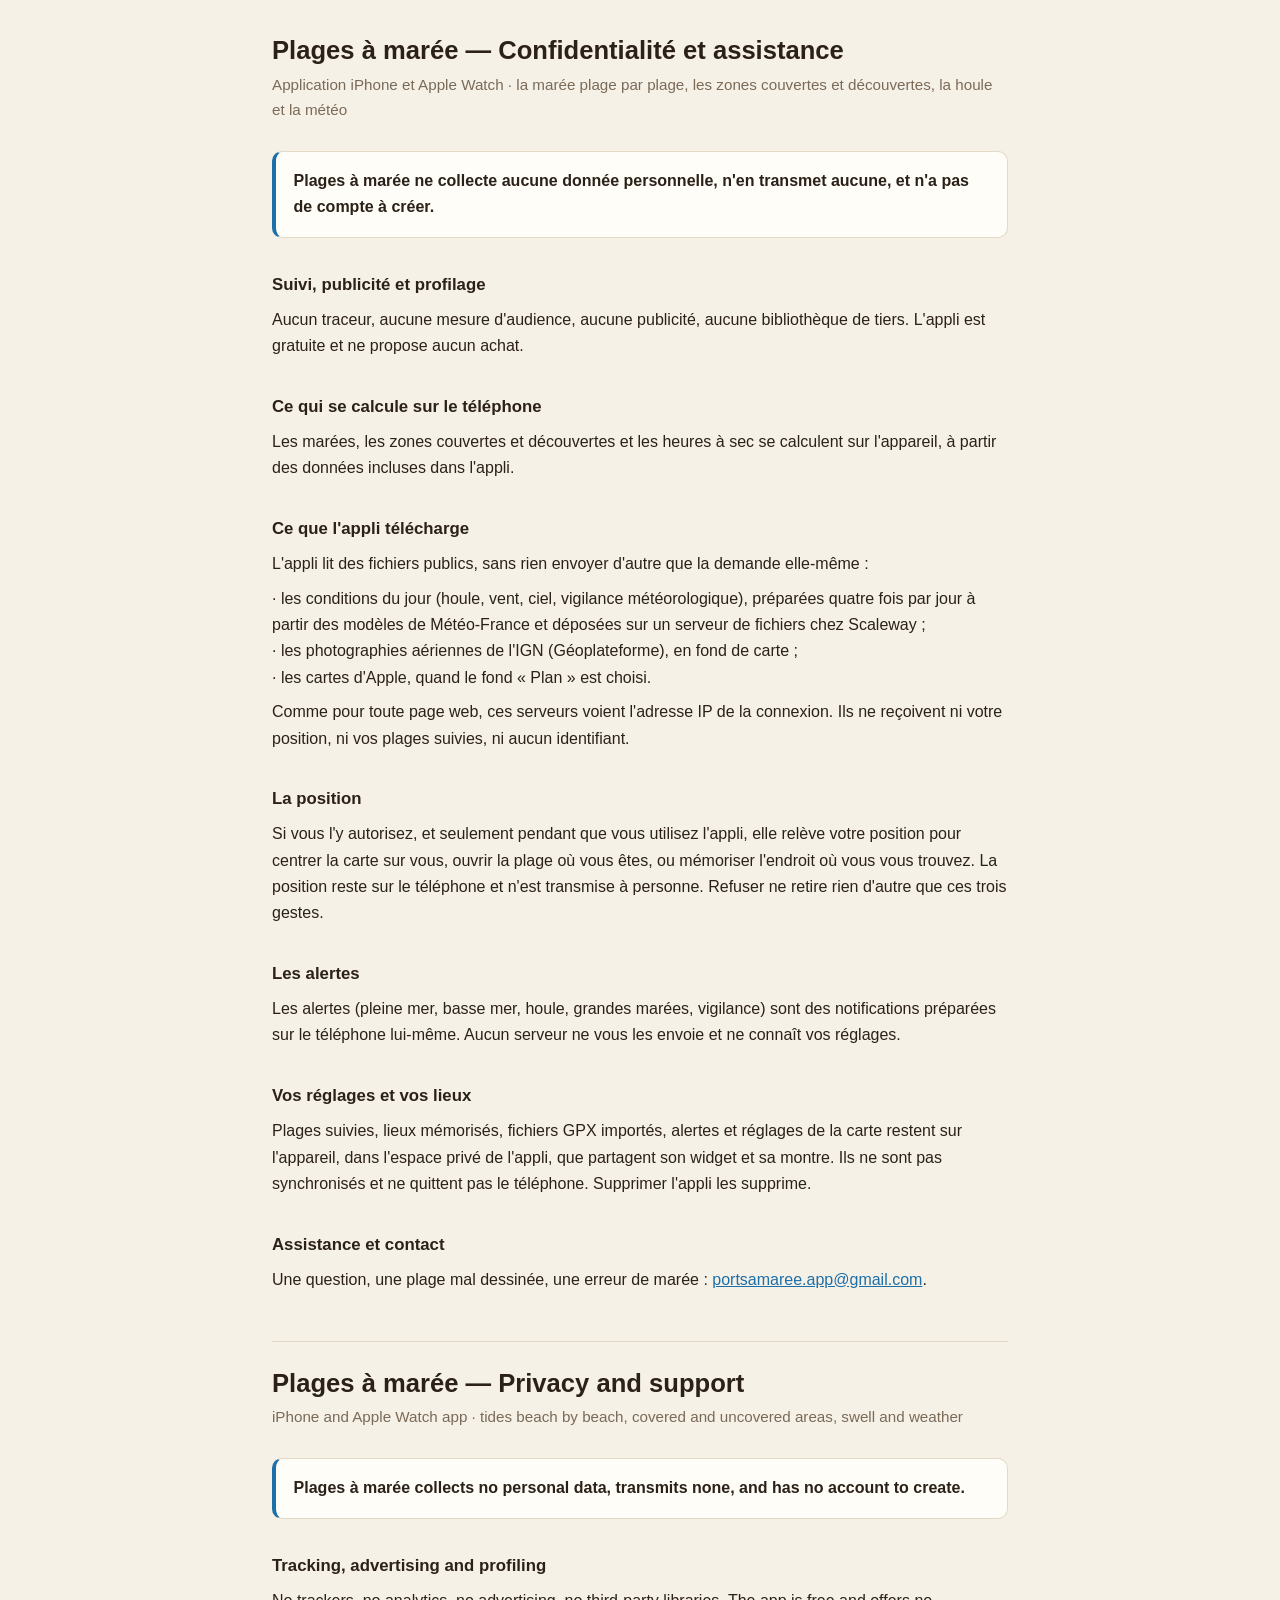
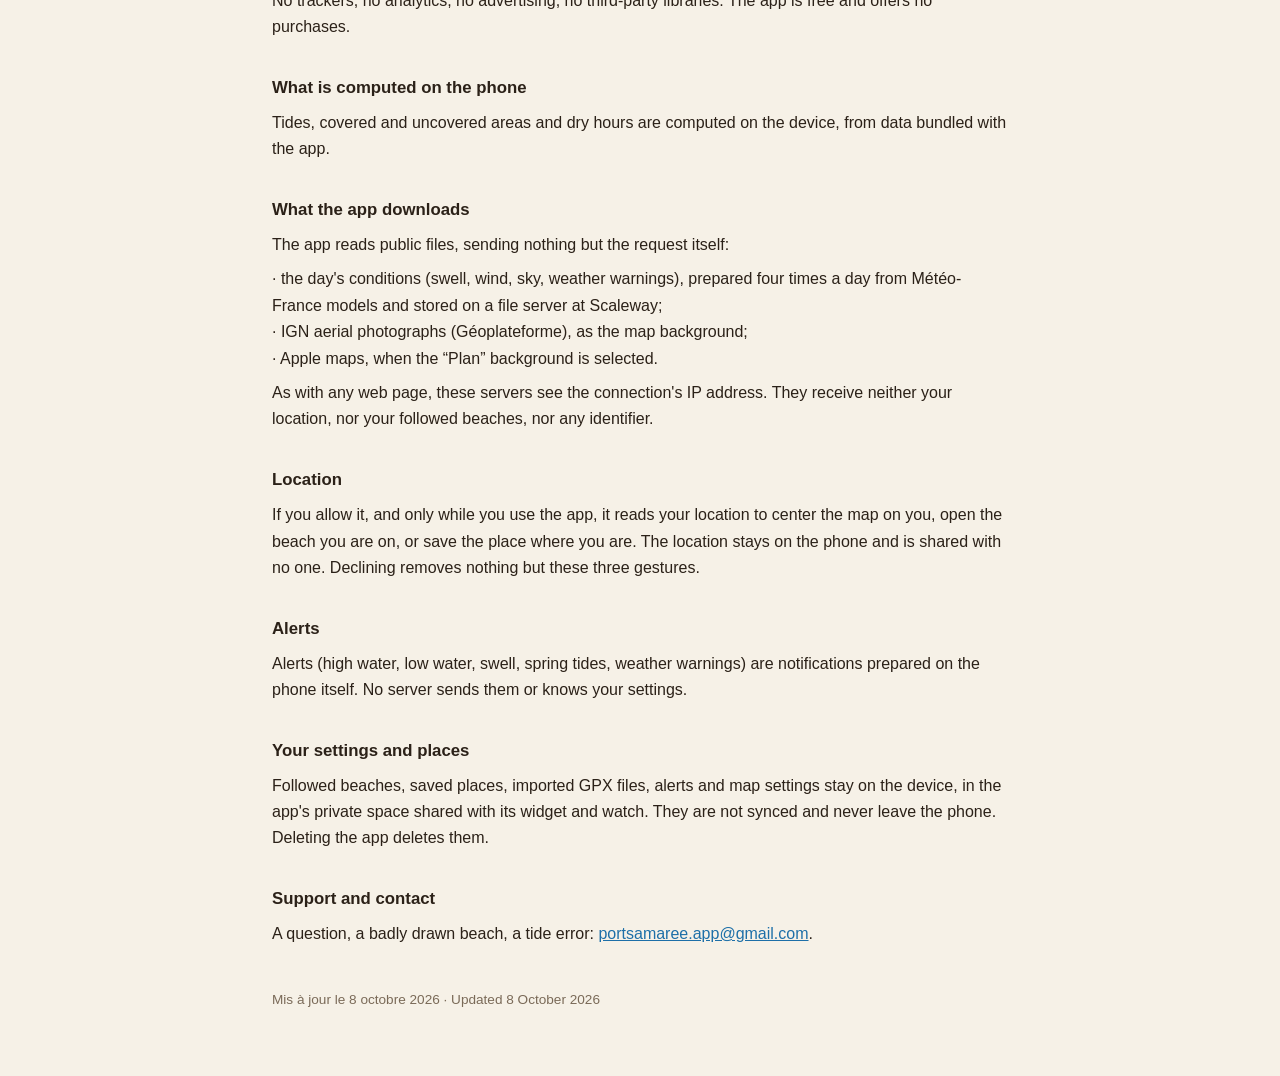
<file: plages/index.html>
<!DOCTYPE html>
<html lang="fr">
<head>
<meta charset="utf-8">
<meta name="viewport" content="width=device-width, initial-scale=1">
<title>Plages à marée — Confidentialité et assistance / Privacy and support</title>
<style>
  :root {
    --encre: #2b2118;
    --attenue: #7a6a58;
    --eau: #1d6fa8;
    --fond: #f6f1e7;
    --carte: #fffdf8;
    --bord: #e4d9c6;
  }
  @media (prefers-color-scheme: dark) {
    :root {
      --encre: #f1e8da; --attenue: #b9a891; --eau: #6cb8e8;
      --fond: #1c1712; --carte: #262019; --bord: #3d3328;
    }
  }
  * { box-sizing: border-box; }
  body {
    margin: 0; padding: 2.2rem 1.2rem 4rem;
    background: var(--fond); color: var(--encre);
    font: 16px/1.65 -apple-system, BlinkMacSystemFont, "Segoe UI", Roboto, Helvetica, Arial, sans-serif;
  }
  main { max-width: 46rem; margin: 0 auto; }
  h1 { font-size: 1.6rem; line-height: 1.25; margin: 0 0 .3rem; }
  .sous { color: var(--attenue); margin: 0 0 1.8rem; font-size: .95rem; }
  .resume {
    background: var(--carte); border: 1px solid var(--bord); border-left: 4px solid var(--eau);
    border-radius: 10px; padding: 1rem 1.1rem; margin: 0 0 2rem; font-weight: 600;
  }
  h2 { font-size: 1.05rem; margin: 2.1rem 0 .5rem; }
  p { margin: .5rem 0; }
  .langue { margin: 3rem 0 0; padding-top: 1.6rem; border-top: 1px solid var(--bord); }
  footer { margin-top: 2.6rem; color: var(--attenue); font-size: .85rem; }
  a { color: var(--eau); overflow-wrap: anywhere; }
</style>
</head>
<body>
<main>
<h1>Plages à marée — Confidentialité et assistance</h1>
<p class="sous">Application iPhone et Apple Watch · la marée plage par plage, les zones couvertes et découvertes, la houle et la météo</p>

<p class="resume">Plages à marée ne collecte aucune donnée personnelle, n'en transmet aucune, et n'a pas de compte à créer.</p>

<h2>Suivi, publicité et profilage</h2>
<p>Aucun traceur, aucune mesure d'audience, aucune publicité, aucune bibliothèque de tiers. L'appli est gratuite et ne propose aucun achat.</p>

<h2>Ce qui se calcule sur le téléphone</h2>
<p>Les marées, les zones couvertes et découvertes et les heures à sec se calculent sur l'appareil, à partir des données incluses dans l'appli.</p>

<h2>Ce que l'appli télécharge</h2>
<p>L'appli lit des fichiers publics, sans rien envoyer d'autre que la demande elle-même :</p>
<p>· les conditions du jour (houle, vent, ciel, vigilance météorologique), préparées quatre fois par jour à partir des modèles de Météo-France et déposées sur un serveur de fichiers chez Scaleway ;<br>
· les photographies aériennes de l'IGN (Géoplateforme), en fond de carte ;<br>
· les cartes d'Apple, quand le fond « Plan » est choisi.</p>
<p>Comme pour toute page web, ces serveurs voient l'adresse IP de la connexion. Ils ne reçoivent ni votre position, ni vos plages suivies, ni aucun identifiant.</p>

<h2>La position</h2>
<p>Si vous l'y autorisez, et seulement pendant que vous utilisez l'appli, elle relève votre position pour centrer la carte sur vous, ouvrir la plage où vous êtes, ou mémoriser l'endroit où vous vous trouvez. La position reste sur le téléphone et n'est transmise à personne. Refuser ne retire rien d'autre que ces trois gestes.</p>

<h2>Les alertes</h2>
<p>Les alertes (pleine mer, basse mer, houle, grandes marées, vigilance) sont des notifications préparées sur le téléphone lui-même. Aucun serveur ne vous les envoie et ne connaît vos réglages.</p>

<h2>Vos réglages et vos lieux</h2>
<p>Plages suivies, lieux mémorisés, fichiers GPX importés, alertes et réglages de la carte restent sur l'appareil, dans l'espace privé de l'appli, que partagent son widget et sa montre. Ils ne sont pas synchronisés et ne quittent pas le téléphone. Supprimer l'appli les supprime.</p>

<h2>Assistance et contact</h2>
<p>Une question, une plage mal dessinée, une erreur de marée : <a href="mailto:portsamaree.app@gmail.com?subject=Plages%20%C3%A0%20mar%C3%A9e">portsamaree.app@gmail.com</a>.</p>

<section class="langue" lang="en">
<h1>Plages à marée — Privacy and support</h1>
<p class="sous">iPhone and Apple Watch app · tides beach by beach, covered and uncovered areas, swell and weather</p>

<p class="resume">Plages à marée collects no personal data, transmits none, and has no account to create.</p>

<h2>Tracking, advertising and profiling</h2>
<p>No trackers, no analytics, no advertising, no third-party libraries. The app is free and offers no purchases.</p>

<h2>What is computed on the phone</h2>
<p>Tides, covered and uncovered areas and dry hours are computed on the device, from data bundled with the app.</p>

<h2>What the app downloads</h2>
<p>The app reads public files, sending nothing but the request itself:</p>
<p>· the day's conditions (swell, wind, sky, weather warnings), prepared four times a day from Météo-France models and stored on a file server at Scaleway;<br>
· IGN aerial photographs (Géoplateforme), as the map background;<br>
· Apple maps, when the “Plan” background is selected.</p>
<p>As with any web page, these servers see the connection's IP address. They receive neither your location, nor your followed beaches, nor any identifier.</p>

<h2>Location</h2>
<p>If you allow it, and only while you use the app, it reads your location to center the map on you, open the beach you are on, or save the place where you are. The location stays on the phone and is shared with no one. Declining removes nothing but these three gestures.</p>

<h2>Alerts</h2>
<p>Alerts (high water, low water, swell, spring tides, weather warnings) are notifications prepared on the phone itself. No server sends them or knows your settings.</p>

<h2>Your settings and places</h2>
<p>Followed beaches, saved places, imported GPX files, alerts and map settings stay on the device, in the app's private space shared with its widget and watch. They are not synced and never leave the phone. Deleting the app deletes them.</p>

<h2>Support and contact</h2>
<p>A question, a badly drawn beach, a tide error: <a href="mailto:portsamaree.app@gmail.com?subject=Plages%20%C3%A0%20mar%C3%A9e">portsamaree.app@gmail.com</a>.</p>
</section>

<footer>Mis à jour le 8 octobre 2026 · Updated 8 October 2026</footer>
</main>
</body>
</html>
</file>
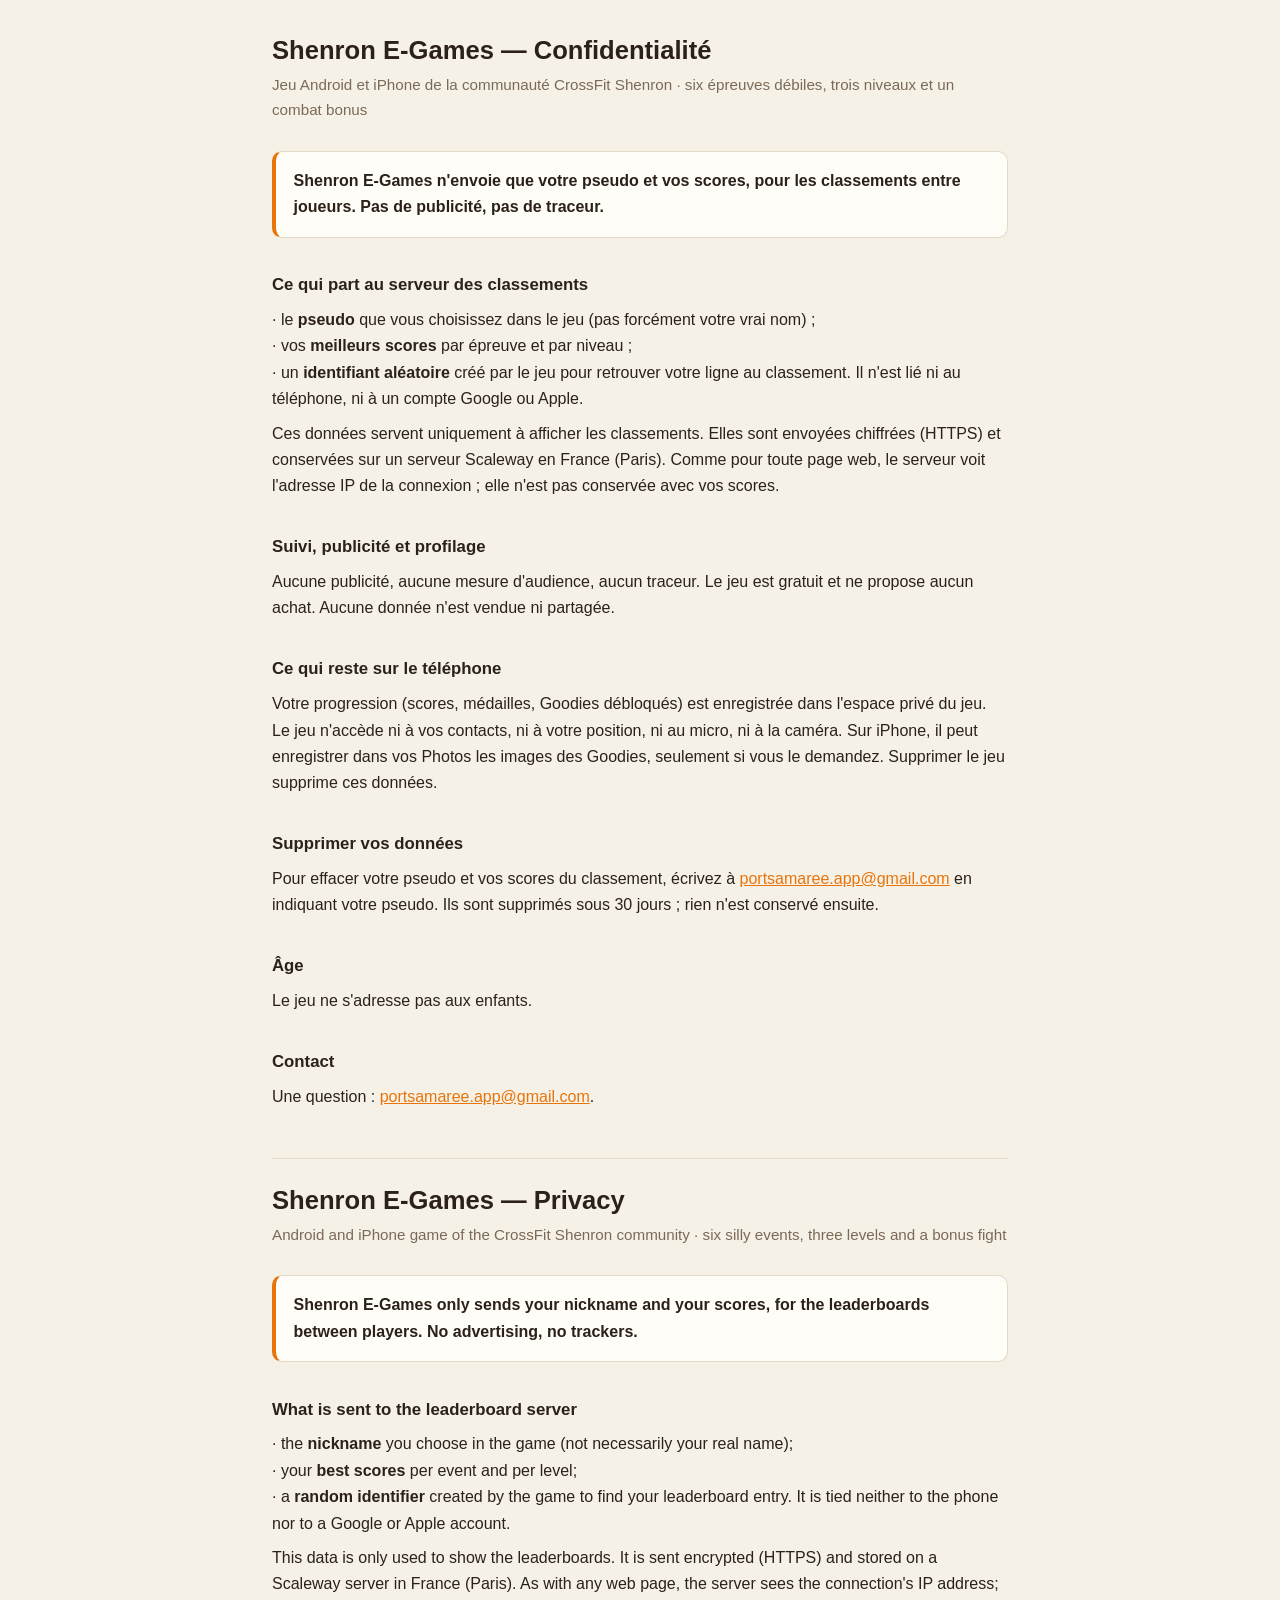
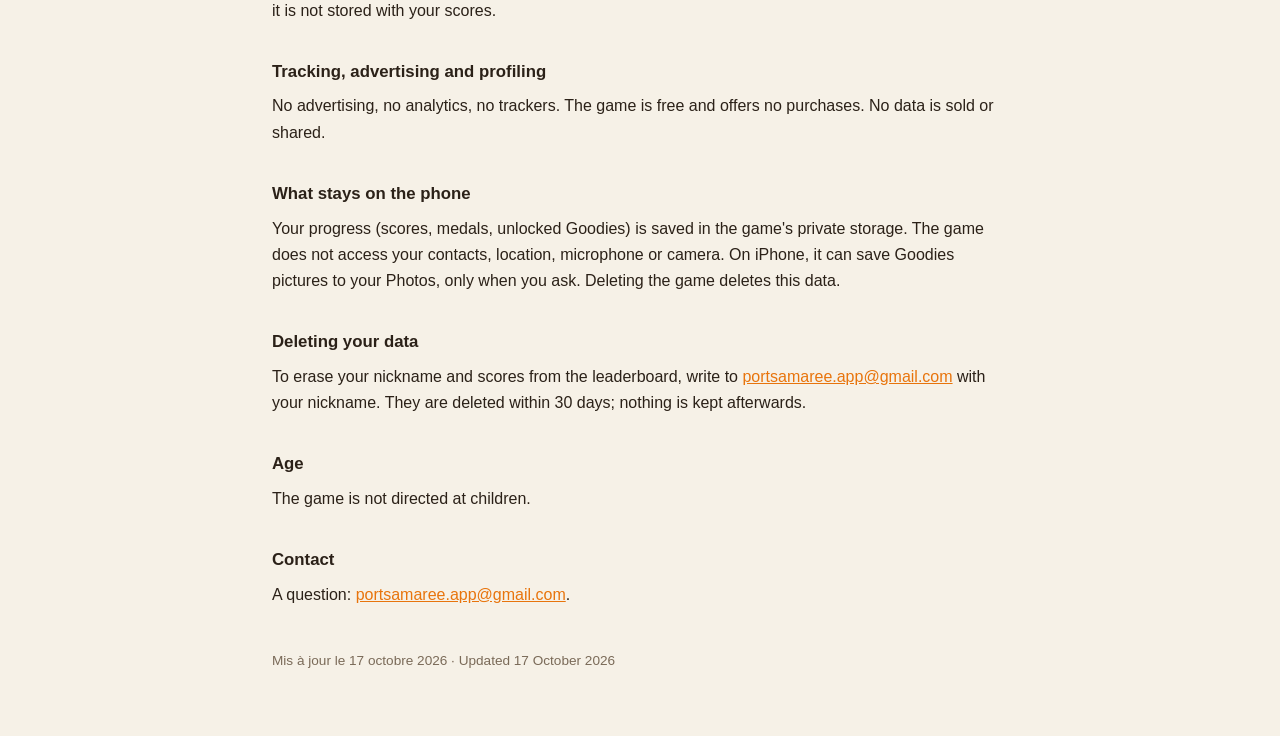
<file: shenron/index.html>
<!DOCTYPE html>
<html lang="fr">
<head>
<meta charset="utf-8">
<meta name="viewport" content="width=device-width, initial-scale=1">
<title>Shenron E-Games — Confidentialité / Privacy</title>
<style>
  :root {
    --encre: #2b2118;
    --attenue: #7a6a58;
    --eau: #e8740c;
    --fond: #f6f1e7;
    --carte: #fffdf8;
    --bord: #e4d9c6;
  }
  @media (prefers-color-scheme: dark) {
    :root {
      --encre: #f1e8da; --attenue: #b9a891; --eau: #ff9a3c;
      --fond: #1c1712; --carte: #262019; --bord: #3d3328;
    }
  }
  * { box-sizing: border-box; }
  body {
    margin: 0; padding: 2.2rem 1.2rem 4rem;
    background: var(--fond); color: var(--encre);
    font: 16px/1.65 -apple-system, BlinkMacSystemFont, "Segoe UI", Roboto, Helvetica, Arial, sans-serif;
  }
  main { max-width: 46rem; margin: 0 auto; }
  h1 { font-size: 1.6rem; line-height: 1.25; margin: 0 0 .3rem; }
  .sous { color: var(--attenue); margin: 0 0 1.8rem; font-size: .95rem; }
  .resume {
    background: var(--carte); border: 1px solid var(--bord); border-left: 4px solid var(--eau);
    border-radius: 10px; padding: 1rem 1.1rem; margin: 0 0 2rem; font-weight: 600;
  }
  h2 { font-size: 1.05rem; margin: 2.1rem 0 .5rem; }
  p { margin: .5rem 0; }
  .langue { margin: 3rem 0 0; padding-top: 1.6rem; border-top: 1px solid var(--bord); }
  footer { margin-top: 2.6rem; color: var(--attenue); font-size: .85rem; }
  a { color: var(--eau); overflow-wrap: anywhere; }
</style>
</head>
<body>
<main>
<h1>Shenron E-Games — Confidentialité</h1>
<p class="sous">Jeu Android et iPhone de la communauté CrossFit Shenron · six épreuves débiles, trois niveaux et un combat bonus</p>

<p class="resume">Shenron E-Games n'envoie que votre pseudo et vos scores, pour les classements entre joueurs. Pas de publicité, pas de traceur.</p>

<h2>Ce qui part au serveur des classements</h2>
<p>· le <b>pseudo</b> que vous choisissez dans le jeu (pas forcément votre vrai nom) ;<br>
· vos <b>meilleurs scores</b> par épreuve et par niveau ;<br>
· un <b>identifiant aléatoire</b> créé par le jeu pour retrouver votre ligne au classement. Il n'est lié ni au téléphone, ni à un compte Google ou Apple.</p>
<p>Ces données servent uniquement à afficher les classements. Elles sont envoyées chiffrées (HTTPS) et conservées sur un serveur Scaleway en France (Paris). Comme pour toute page web, le serveur voit l'adresse IP de la connexion ; elle n'est pas conservée avec vos scores.</p>

<h2>Suivi, publicité et profilage</h2>
<p>Aucune publicité, aucune mesure d'audience, aucun traceur. Le jeu est gratuit et ne propose aucun achat. Aucune donnée n'est vendue ni partagée.</p>

<h2>Ce qui reste sur le téléphone</h2>
<p>Votre progression (scores, médailles, Goodies débloqués) est enregistrée dans l'espace privé du jeu. Le jeu n'accède ni à vos contacts, ni à votre position, ni au micro, ni à la caméra. Sur iPhone, il peut enregistrer dans vos Photos les images des Goodies, seulement si vous le demandez. Supprimer le jeu supprime ces données.</p>

<h2>Supprimer vos données</h2>
<p>Pour effacer votre pseudo et vos scores du classement, écrivez à <a href="mailto:portsamaree.app@gmail.com?subject=Shenron%20E-Games">portsamaree.app@gmail.com</a> en indiquant votre pseudo. Ils sont supprimés sous 30 jours ; rien n'est conservé ensuite.</p>

<h2>Âge</h2>
<p>Le jeu ne s'adresse pas aux enfants.</p>

<h2>Contact</h2>
<p>Une question : <a href="mailto:portsamaree.app@gmail.com?subject=Shenron%20E-Games">portsamaree.app@gmail.com</a>.</p>

<section class="langue" lang="en">
<h1>Shenron E-Games — Privacy</h1>
<p class="sous">Android and iPhone game of the CrossFit Shenron community · six silly events, three levels and a bonus fight</p>

<p class="resume">Shenron E-Games only sends your nickname and your scores, for the leaderboards between players. No advertising, no trackers.</p>

<h2>What is sent to the leaderboard server</h2>
<p>· the <b>nickname</b> you choose in the game (not necessarily your real name);<br>
· your <b>best scores</b> per event and per level;<br>
· a <b>random identifier</b> created by the game to find your leaderboard entry. It is tied neither to the phone nor to a Google or Apple account.</p>
<p>This data is only used to show the leaderboards. It is sent encrypted (HTTPS) and stored on a Scaleway server in France (Paris). As with any web page, the server sees the connection's IP address; it is not stored with your scores.</p>

<h2>Tracking, advertising and profiling</h2>
<p>No advertising, no analytics, no trackers. The game is free and offers no purchases. No data is sold or shared.</p>

<h2>What stays on the phone</h2>
<p>Your progress (scores, medals, unlocked Goodies) is saved in the game's private storage. The game does not access your contacts, location, microphone or camera. On iPhone, it can save Goodies pictures to your Photos, only when you ask. Deleting the game deletes this data.</p>

<h2>Deleting your data</h2>
<p>To erase your nickname and scores from the leaderboard, write to <a href="mailto:portsamaree.app@gmail.com?subject=Shenron%20E-Games">portsamaree.app@gmail.com</a> with your nickname. They are deleted within 30 days; nothing is kept afterwards.</p>

<h2>Age</h2>
<p>The game is not directed at children.</p>

<h2>Contact</h2>
<p>A question: <a href="mailto:portsamaree.app@gmail.com?subject=Shenron%20E-Games">portsamaree.app@gmail.com</a>.</p>
</section>

<footer>Mis à jour le 17 octobre 2026 · Updated 17 October 2026</footer>
</main>
</body>
</html>
</file>
<file: app/style.css>
:root {
  color-scheme: light;
  --navy: #102538;
  --sea: #1d526f;
  --blue: #378dac;
  --foam: #a8dfe0;
  --sand: #f3f5ef;
  --paper: #fffefa;
  --ink: #152b3e;
  --muted: #617587;
  --green: #57cc99;
  --line: rgba(16, 37, 56, .13);
  --serif: Georgia, 'Times New Roman', serif;
  --sans: -apple-system, BlinkMacSystemFont, 'Segoe UI', Roboto, Helvetica, Arial, sans-serif;
}

* { box-sizing: border-box; }
html { scroll-behavior: smooth; scroll-padding-top: 6rem; }
body { margin: 0; background: var(--sand); color: var(--ink); font: 16px/1.55 var(--sans); }
a { color: inherit; }
button { font: inherit; }
.skip-link { position: fixed; z-index: 20; top: .5rem; left: .5rem; transform: translateY(-180%); padding: .7rem 1rem; background: var(--paper); color: var(--ink); border-radius: .5rem; }
.skip-link:focus { transform: none; }

.topbar { position: absolute; z-index: 10; top: 0; left: 0; right: 0; display: flex; align-items: center; gap: 2rem; padding: 1.1rem clamp(1.1rem, 5vw, 5rem); color: white; }
.brand { display: inline-flex; align-items: center; gap: .7rem; color: inherit; text-decoration: none; font: 600 1rem var(--serif); letter-spacing: -.02em; white-space: nowrap; }
.brand-mark { display: grid; place-items: center; width: 2.25rem; height: 2.25rem; border: 1px solid rgba(168,223,224,.4); border-radius: 50%; color: var(--foam); }
.brand-mark svg { width: 1.5rem; fill: currentColor; stroke: currentColor; stroke-width: 1.4; stroke-linecap: round; stroke-linejoin: round; }
.topnav { display: flex; gap: clamp(1rem, 2.8vw, 2.5rem); margin-left: auto; }
.topnav a { color: rgba(255,255,255,.74); text-decoration: none; font-size: .88rem; transition: color .2s ease; }
.topnav a:hover, .topnav a:focus-visible { color: white; }
.lang-switch { width: 2.7rem; height: 2.7rem; border: 1px solid rgba(255,255,255,.34); border-radius: 50%; background: transparent; color: white; font-size: .75rem; letter-spacing: .08em; cursor: pointer; }
.lang-switch:hover, .lang-switch:focus-visible { background: rgba(255,255,255,.12); }

.hero { position: relative; display: grid; grid-template-columns: minmax(0, 1fr) minmax(19rem, .92fr); align-items: center; gap: clamp(2rem, 6vw, 6rem); min-height: min(850px, 100svh); padding: 8.5rem clamp(1.25rem, 9vw, 9rem) 6.5rem; overflow: hidden; color: white; background: radial-gradient(ellipse at 75% 67%, #20516a 0, transparent 38%), linear-gradient(125deg, #0b1b2a, #102b40 58%, #163b50); }
.hero::before { position: absolute; content: ''; inset: auto -5% -9rem; height: 18rem; background: linear-gradient(180deg, rgba(19,65,85,0), rgba(34,104,129,.36)); border-radius: 50% 50% 0 0 / 24% 24% 0 0; transform: rotate(-3deg); }
.hero-copy { position: relative; z-index: 2; max-width: 39rem; }
.eyebrow { margin: 0 0 1.15rem; color: var(--foam); font-size: .72rem; font-weight: 700; letter-spacing: .2em; text-transform: uppercase; }
.hero h1, h2, h3 { font-family: var(--serif); font-weight: 400; }
.hero h1 { margin: 0; font-size: clamp(4rem, 8.1vw, 7.7rem); line-height: .97; letter-spacing: -.065em; }
.hero-lede { max-width: 35rem; margin: 1.65rem 0 1.8rem; color: rgba(255,255,255,.78); font-size: clamp(1rem, 1.4vw, 1.2rem); line-height: 1.65; }
.hero-actions { display: flex; flex-wrap: wrap; gap: .8rem; }
.button { display: inline-flex; align-items: center; justify-content: center; gap: 1rem; min-height: 3.15rem; padding: .7rem 1.15rem; border: 1px solid transparent; border-radius: 999px; text-decoration: none; font-weight: 650; font-size: .9rem; transition: transform .2s ease, background-color .2s ease, border-color .2s ease; }
.button:hover { transform: translateY(-2px); }
.button:focus-visible, a:focus-visible, button:focus-visible { outline: 3px solid #e8bb75; outline-offset: 3px; }
.button-light { color: var(--navy); background: #fffefa; }
.button-light:hover { background: var(--foam); }
.button-outline { color: white; border-color: rgba(255,255,255,.44); }
.button-outline:hover { background: rgba(255,255,255,.1); border-color: white; }
.platform-note { margin: 1.2rem 0 0; color: rgba(255,255,255,.56); font-size: .78rem; letter-spacing: .02em; }
.coverage-note { margin: .45rem 0 0; color: rgba(255,255,255,.76); font-size: .74rem; letter-spacing: .015em; }

.hero-visual { position: relative; display: grid; place-items: center; min-height: 34rem; }
.phone-frame { position: relative; z-index: 2; width: clamp(13.5rem, 26vw, 21.25rem); aspect-ratio: 1290 / 2796; padding: .44rem; overflow: hidden; border: 1px solid rgba(255,255,255,.3); border-radius: 2rem; background: #071624; box-shadow: 0 2rem 5rem rgba(0,0,0,.4), 0 0 0 7px rgba(255,255,255,.045); transform: rotate(2.5deg); animation: float 7s ease-in-out infinite; }
.phone-shot { display: block; width: calc(100% - .12rem); height: auto; margin: .06rem; border-radius: 1.5rem; transform: translateY(.35rem) scaleY(.978); transform-origin: top center; }
.phone-frame::after { position: absolute; z-index: 2; right: .44rem; bottom: .44rem; left: .44rem; height: .72rem; border-radius: 0 0 1.5rem 1.5rem; background: #071624; content: ""; pointer-events: none; }
.water-orbit { position: absolute; z-index: 1; width: 27rem; aspect-ratio: 1; border: 1px solid rgba(168,223,224,.22); border-radius: 50%; }
.orbit-one { animation: orbit 36s linear infinite; }
.orbit-two { width: 33rem; border-color: rgba(168,223,224,.1); animation: orbit 50s linear infinite reverse; }
.floating-note { position: absolute; z-index: 3; top: 55%; left: -3.5rem; display: grid; grid-template-columns: .65rem auto; align-items: center; column-gap: .6rem; min-width: 10.5rem; padding: .85rem 1rem; border: 1px solid rgba(255,255,255,.26); border-radius: .8rem; color: var(--ink); background: var(--paper); box-shadow: 0 .8rem 2rem rgba(0,0,0,.18); font-size: .72rem; animation: bob 5s ease-in-out infinite; }
.floating-note strong { grid-column: 2; margin-top: .12rem; color: #218258; font-size: 1rem; letter-spacing: .08em; }
.status-dot { grid-row: span 2; width: .62rem; height: .62rem; border-radius: 50%; background: var(--green); box-shadow: 0 0 0 .28rem rgba(87,204,153,.17); }
.hero-wave { position: absolute; z-index: 1; bottom: 2.5rem; left: -8%; width: 116%; height: 5.5rem; opacity: .48; overflow: visible; }
.hero-wave path { fill: none; stroke: var(--foam); stroke-width: 1.5; stroke-dasharray: 5 7; animation: drift 18s linear infinite; }
.hero-bottom { position: absolute; z-index: 2; right: clamp(1.25rem, 9vw, 9rem); bottom: 2rem; left: clamp(1.25rem, 9vw, 9rem); display: flex; align-items: center; gap: 1rem; color: rgba(255,255,255,.63); font: italic 1rem var(--serif); }
.bottom-line { height: 1px; flex: 1; background: rgba(168,223,224,.3); }

.section-wrap { width: min(1160px, calc(100% - 3rem)); margin-inline: auto; }
.intro { padding-top: clamp(5rem, 10vw, 9rem); padding-bottom: 3.2rem; text-align: center; }
.eyebrow-dark { color: #427b91; }
.intro h2, .download h2 { margin: 0; font-size: clamp(2.6rem, 5.5vw, 5rem); letter-spacing: -.055em; line-height: 1.05; }
.intro-copy { max-width: 42rem; margin: 1.4rem auto 0; color: var(--muted); font-size: 1.05rem; }

.try-it { padding-bottom: clamp(4.8rem, 8vw, 7.5rem); }
.try-heading { max-width: 52rem; margin: 0 auto 2rem; text-align: center; }
.try-heading h2 { margin: 0; font-size: clamp(2.5rem, 5.1vw, 4.3rem); line-height: 1; letter-spacing: -.05em; }
.try-heading > p:last-child { max-width: 39rem; margin: 1rem auto 0; color: var(--muted); }
.demo-card { display: grid; grid-template-columns: .75fr 1.25fr; gap: clamp(1.2rem, 4vw, 4rem); align-items: center; margin-top: 1rem; padding: clamp(1rem, 3.5vw, 2.5rem); border: 1px solid rgba(16,37,56,.08); border-radius: 1.45rem; background: var(--paper); box-shadow: 0 1rem 3rem rgba(19,49,66,.045); }
.demo-card + .demo-card { margin-top: 1.2rem; }
.demo-copy { max-width: 25rem; padding: .4rem; }
.demo-kicker { color: #427b91; font-size: .7rem; font-weight: 750; letter-spacing: .16em; text-transform: uppercase; }
.demo-copy h3 { margin: .9rem 0 .75rem; font-size: clamp(1.8rem, 3.4vw, 3rem); line-height: 1.04; letter-spacing: -.045em; }
.demo-copy p { margin: 0; color: var(--muted); font-size: .94rem; line-height: 1.7; }
.demo-device { width: min(100%, 18rem); aspect-ratio: 1290 / 2796; justify-self: center; padding: .42rem; border: 1px solid rgba(255,255,255,.55); border-radius: 2.7rem; background: #071624; box-shadow: 0 1.3rem 3rem rgba(16,37,56,.2), 0 0 0 5px rgba(16,37,56,.045); }
.phone-screen { position: relative; display: flex; height: 100%; flex-direction: column; overflow: hidden; padding: 1.2rem .5rem .35rem; border-radius: 2.28rem; color: var(--ink); background: #f5f7f3; }
.phone-dynamic-island { position: absolute; z-index: 2; top: .28rem; left: 50%; width: 4.7rem; height: .95rem; border-radius: 1rem; background: #071624; transform: translateX(-50%); }
.phone-statusline { display: flex; justify-content: space-between; padding: 0 .4rem .3rem; font: 700 .58rem ui-sans-serif, system-ui, sans-serif; }
.phone-signal { letter-spacing: .1em; }
.phone-app-header { display: flex; align-items: center; justify-content: space-between; gap: .35rem; min-height: 2.5rem; padding: .35rem .55rem; color: white; background: #102b40; }
.phone-app-header strong { font: 600 .83rem var(--serif); }
.phone-app-header span { color: #b9d7dc; font-size: .55rem; }
.phone-tide-band { display: flex; align-items: center; gap: .45rem; min-height: 2.55rem; padding: .3rem .55rem; color: white; background: #16465d; }
.phone-tide-band > div { display: grid; min-width: 0; gap: .1rem; }
.phone-tide-band small { color: #aad1d6; font-size: .45rem; letter-spacing: .1em; }
.phone-tide-band strong { font-size: .65rem; white-space: nowrap; }
.phone-tide-band svg { width: 36%; height: 1.4rem; margin-left: auto; }
.phone-tide-band svg path { fill: none; stroke: #a8dfe0; stroke-width: 2; }
.reference-chevron { margin-left: auto; color: #b9d7dc; font-size: 1.2rem; }
.demo-interface { display: flex; min-width: 0; min-height: 0; flex: 1; flex-direction: column; justify-content: flex-start; overflow: hidden; padding: .55rem .5rem .3rem; background: #f5f7f3; }
.phone-tabs { display: grid; flex: 0 0 auto; grid-template-columns: repeat(5, 1fr); min-height: 2.5rem; border-top: 1px solid #dbe3e2; }
.phone-tabs span { display: flex; flex-direction: column; align-items: center; justify-content: center; gap: .08rem; color: #72858c; }
.phone-tabs b { font-size: .7rem; font-weight: 500; line-height: 1; }
.phone-tabs small { font-size: .42rem; white-space: nowrap; }
.phone-tabs .tab-selected { color: #1d647c; }
.demo-portline, .keel-topline { display: flex; align-items: center; gap: .6rem; color: #557286; font: 600 .72rem var(--sans); letter-spacing: .025em; }
.mini-wave { color: var(--blue); font: 1.4rem var(--serif); }
.demo-day { margin-left: auto; color: #788c9a; font-size: .65rem; font-weight: 500; }
.demo-status-row { display: flex; align-items: center; justify-content: space-between; gap: .3rem; margin: .7rem 0 .5rem; }
.demo-clock { font: 600 1.65rem var(--serif); letter-spacing: -.03em; }
.access-status, .boat-state { display: inline-flex; align-items: center; gap: .45rem; min-height: 2rem; padding: .35rem .7rem; border-radius: 999px; font-size: .65rem; font-weight: 800; letter-spacing: .08em; white-space: nowrap; }
.access-status::before { content: ''; width: .45rem; height: .45rem; border-radius: 50%; background: currentColor; }
.status-before { color: #9a5b14; background: #fff0d9; }
.status-open { color: #18734a; background: #d9f5e7; }
.status-closed { color: #647583; background: #e5ebee; }
.access-track { position: relative; height: 4.15rem; margin: .15rem 0 .65rem; }
.access-track-base { position: absolute; top: 1.2rem; right: 0; left: 0; height: .62rem; border-radius: 1rem; background: #d9e2e6; }
.access-window { position: absolute; top: 1.2rem; left: 8.611%; width: 83.333%; height: .62rem; border-radius: 1rem; background: var(--green); box-shadow: inset 0 0 0 1px rgba(24,115,74,.12); }
.access-cursor { position: absolute; z-index: 1; top: .82rem; left: 0; width: 2px; height: 1.4rem; background: var(--navy); transition: left .28s ease; }
.access-cursor::before { position: absolute; top: -.15rem; left: -.26rem; width: .55rem; height: .55rem; border: 2px solid var(--paper); border-radius: 50%; background: var(--navy); content: ''; }
.track-time { position: absolute; top: 2.1rem; color: #8596a0; font: .62rem ui-monospace, SFMono-Regular, Menlo, monospace; white-space: nowrap; }
.track-start { left: 0; }.track-open { left: 8.611%; transform: translateX(-15%); color: #217b56; }.track-end { left: 91.944%; transform: translateX(-100%); color: #217b56; }.track-late { right: 0; }
.access-result { display: flex; align-items: center; gap: .4rem; min-height: 2rem; margin-bottom: .35rem; color: var(--ink); font-size: .67rem; font-weight: 650; }
.result-dot { flex: 0 0 .55rem; width: .55rem; height: .55rem; border-radius: 50%; background: var(--green); }
.slider-label { display: flex; justify-content: space-between; gap: .5rem; margin: .45rem 0 .25rem; color: #526b7a; font-size: .62rem; font-weight: 650; }
.slider-label output { color: var(--ink); font: 700 .7rem ui-monospace, SFMono-Regular, Menlo, monospace; }
.time-slider { display: block; width: 100%; height: 1.2rem; margin: 0; appearance: none; background: transparent; cursor: ew-resize; touch-action: pan-y; }
.time-slider::-webkit-slider-runnable-track { height: .34rem; border-radius: 1rem; background: linear-gradient(90deg, #8dd8b5, #378dac); }
.time-slider::-moz-range-track { height: .34rem; border-radius: 1rem; background: linear-gradient(90deg, #8dd8b5, #378dac); }
.time-slider::-webkit-slider-thumb { width: 1.15rem; height: 1.15rem; margin-top: -.4rem; appearance: none; border: 3px solid white; border-radius: 50%; background: var(--navy); box-shadow: 0 1px 4px rgba(16,37,56,.35); }
.time-slider::-moz-range-thumb { width: .85rem; height: .85rem; border: 3px solid white; border-radius: 50%; background: var(--navy); box-shadow: 0 1px 4px rgba(16,37,56,.35); }
.slider-ends { display: flex; justify-content: space-between; color: #8999a2; font: .62rem ui-monospace, SFMono-Regular, Menlo, monospace; }
.demo-disclaimer { margin: .5rem 0 0; color: #758893; font-size: .55rem; line-height: 1.4; }
.keel-topline { flex-wrap: wrap; }
.keel-scene { position: relative; height: 10rem; flex: 0 0 10rem; margin-top: .4rem; overflow: hidden; border-radius: .6rem; background: linear-gradient(#e6f2f1, #d5e9e8); }
.keel-svg { display: block; width: 100%; height: 100%; overflow: visible; }
.water-fill { fill: url(#sea-gradient); transition: d .28s ease; }
.waterline { fill: none; stroke: #2e88a7; stroke-width: 2.6; transition: d .28s ease; }
.bed { fill: #bba47e; }
.bed-line { fill: none; stroke: #8f7956; stroke-width: 2; }
.app-boat { transition: transform .28s cubic-bezier(.2,.7,.2,1); }
.boat-hull { fill: #1d3c50; }
.boat-mast { fill: none; stroke: #1d3c50; stroke-width: 2.5; stroke-linecap: round; }
.app-boat.state-grounded .boat-hull, .app-boat.state-grounded .boat-mast { fill: #e63946; stroke: #e63946; }
.depth-line { stroke: rgba(16,37,56,.72); stroke-width: 1.5; stroke-dasharray: 4 4; }
.depth-label { fill: #284b5f; font: 13px ui-monospace, SFMono-Regular, Menlo, monospace; }
.water-label { position: absolute; top: 55%; left: .8rem; padding: .25rem .5rem; border-radius: 999px; color: #174e6b; background: rgba(245,250,248,.84); font: 650 .67rem ui-monospace, SFMono-Regular, Menlo, monospace; transition: top .28s ease; }
.boat-state { position: absolute; top: .5rem; right: .5rem; min-height: 1.5rem; padding: .2rem .45rem; font-size: .55rem; transition: color .2s ease, background .2s ease; }
.state-grounded { color: #fff; background: #b4563c; }
.state-floating { color: #176544; background: #d9f5e7; }
.keel-metrics { display: flex; justify-content: space-between; gap: .3rem; min-height: 1.8rem; align-items: center; color: #536c7a; font-size: .59rem; }
.keel-metrics strong { color: #287f9d; font: 700 .61rem ui-monospace, SFMono-Regular, Menlo, monospace; white-space: nowrap; }
.tide-curve-wrap { height: 2.3rem; flex: 0 0 2.3rem; padding: .12rem 0; }
.tide-curve { width: 100%; height: 100%; overflow: visible; }
.curve-guide { fill: none; stroke: #cbd9dc; stroke-width: 1; stroke-dasharray: 3 5; }
.curve-line { fill: none; stroke: #378dac; stroke-width: 3; stroke-linecap: round; stroke-linejoin: round; }
.curve-point { fill: var(--navy); stroke: white; stroke-width: 3; transition: cx .28s ease, cy .28s ease; }
.keel-slider::-webkit-slider-runnable-track { background: #c7e4e3; }
.keel-slider::-moz-range-track { background: #c7e4e3; }

.feature-grid { display: grid; grid-template-columns: repeat(2, minmax(0, 1fr)); gap: 1.15rem; padding-bottom: clamp(5rem, 9vw, 8rem); }
.feature-card { display: grid; grid-template-rows: auto 1fr; min-height: 35rem; padding: clamp(1.2rem, 2.5vw, 2.25rem); border: 1px solid rgba(16,37,56,.075); border-radius: 1.4rem; background: var(--paper); box-shadow: 0 1rem 3rem rgba(19,49,66,.045); overflow: hidden; }
.feature-large { grid-column: span 2; grid-template-columns: .78fr 1.22fr; grid-template-rows: 1fr; align-items: center; min-height: 36rem; }
.feature-wide { grid-column: span 2; grid-template-columns: .8fr 1.2fr; grid-template-rows: 1fr; align-items: center; min-height: 33rem; }
.feature-copy { max-width: 28rem; padding: .6rem; }
.feature-number { color: var(--blue); font: 700 .72rem var(--sans); letter-spacing: .18em; }
.feature-copy h3 { margin: .85rem 0 .7rem; font-size: clamp(1.7rem, 3.1vw, 2.6rem); line-height: 1.08; letter-spacing: -.04em; }
.feature-copy p { margin: 0; color: var(--muted); font-size: .97rem; line-height: 1.7; }
.shot-card { position: relative; justify-self: center; width: min(100%, 21rem); margin: 0; padding: .52rem .52rem 0; border: 1px solid rgba(16,37,56,.13); border-radius: 1.4rem; background: #edf1ef; box-shadow: 0 .8rem 2rem rgba(16,37,56,.11); transform: translateY(.5rem); transition: transform .45s cubic-bezier(.2,.8,.2,1), box-shadow .45s ease; }
.shot-card img { display: block; width: 100%; height: auto; border-radius: .98rem .98rem .45rem .45rem; }
.shot-card figcaption { padding: .55rem .75rem .7rem; color: var(--muted); text-align: center; font-size: .72rem; letter-spacing: .04em; }
.feature-card:hover .shot-card { transform: translateY(0) rotate(-.5deg); box-shadow: 0 1.2rem 2.6rem rgba(16,37,56,.15); }
.feature-large .shot-card { width: min(100%, 22rem); }
.feature-wide .shot-card { width: min(100%, 22rem); }
.feature-card:not(.feature-large):not(.feature-wide) .shot-card { order: 2; align-self: center; width: min(88%, 18rem); }

.principles { position: relative; padding: clamp(4.5rem, 8vw, 7.2rem) 0; overflow: hidden; background: var(--navy); color: white; }
.principles::after { position: absolute; content: ''; right: -10rem; bottom: -24rem; width: 40rem; aspect-ratio: 1; border: 1px solid rgba(168,223,224,.13); border-radius: 50%; box-shadow: 0 0 0 3rem rgba(168,223,224,.025), 0 0 0 7rem rgba(168,223,224,.02); }
.principles-inner { position: relative; z-index: 1; display: grid; grid-template-columns: .8fr 1.2fr; gap: clamp(3rem, 8vw, 9rem); align-items: start; }
.principles-heading h2 { margin: 0; font-size: clamp(3.2rem, 6vw, 5.8rem); line-height: .98; letter-spacing: -.06em; }
.principle-list { display: grid; gap: 0; }
.principle-list article { display: grid; grid-template-columns: 3.4rem 1fr; gap: 1.1rem; padding: 1.2rem 0 1.5rem; border-bottom: 1px solid rgba(255,255,255,.15); }
.principle-list article:first-child { padding-top: 0; }
.principle-list article:last-child { border-bottom: 0; }
.principle-icon { display: grid; place-items: center; width: 3rem; height: 3rem; border: 1px solid rgba(168,223,224,.4); border-radius: 50%; color: var(--foam); font: 1.35rem var(--serif); }
.principle-list h3 { margin: 0 0 .35rem; font-size: 1.3rem; }
.principle-list p { max-width: 32rem; margin: 0; color: rgba(255,255,255,.67); font-size: .9rem; }

.download { padding-top: clamp(5rem, 9vw, 8rem); padding-bottom: clamp(4.5rem, 8vw, 7rem); }
.download-card { position: relative; overflow: hidden; padding: clamp(2rem, 7vw, 5.5rem); border-radius: 1.7rem; background: #dceee9; text-align: center; }
.download-wave { position: absolute; right: -7rem; bottom: -9rem; width: 28rem; aspect-ratio: 1; border: 1px solid rgba(55,141,172,.21); border-radius: 50%; box-shadow: 0 0 0 2rem rgba(55,141,172,.06), 0 0 0 4rem rgba(55,141,172,.045), 0 0 0 6rem rgba(55,141,172,.03); }
.download-card > :not(.download-wave) { position: relative; z-index: 1; }
.download-card .eyebrow { margin-bottom: .9rem; }
.download-card h2 { font-size: clamp(2.7rem, 5.7vw, 5.3rem); }
.download-card > p:not(.eyebrow):not(.safety-note) { max-width: 38rem; margin: 1.1rem auto 1.5rem; color: #4e6672; }
.download-card .hero-actions { justify-content: center; }
.button-dark { color: white; background: var(--navy); }
.button-dark:hover { background: var(--sea); }
.button-store-outline { color: var(--navy); border-color: rgba(16,37,56,.3); }
.button-store-outline:hover { background: rgba(255,255,255,.48); border-color: var(--navy); }
.safety-note { max-width: 42rem; margin: 2rem auto 0; color: #526d78; font-size: .78rem; }

.footer { display: grid; grid-template-columns: 1fr auto; align-items: center; gap: .75rem 2rem; padding: 1.5rem clamp(1.25rem, 6vw, 5rem) 2rem; border-top: 1px solid var(--line); color: var(--muted); font-size: .82rem; }
.footer .brand { color: var(--ink); }
.footer > p { margin: 0; }
.footer-links { display: flex; gap: 1.3rem; grid-column: 2; grid-row: 1; }
.footer-links a { text-decoration: none; }
.footer-links a:hover { color: var(--blue); }
.footer small { grid-column: 1 / -1; opacity: .7; }
.reveal { opacity: 1; transform: translateY(0); }
.js-ready .reveal { opacity: 0; transform: translateY(1.1rem); transition: opacity .65s ease, transform .65s cubic-bezier(.2,.8,.2,1); }
.js-ready .reveal.is-visible { opacity: 1; transform: none; }

@keyframes float { 0%,100% { transform: rotate(2.5deg) translateY(0); } 50% { transform: rotate(1deg) translateY(-.8rem); } }
@keyframes bob { 0%,100% { transform: translateY(0); } 50% { transform: translateY(-.45rem); } }
@keyframes orbit { to { transform: rotate(360deg); } }
@keyframes drift { to { stroke-dashoffset: -120; } }

@media (max-width: 820px) {
  .topbar { gap: 1rem; }
  .topnav { gap: 1rem; }
  .hero { min-height: auto; grid-template-columns: 1fr 1fr; gap: 1rem; padding-top: 8rem; padding-right: 6vw; padding-bottom: 7rem; padding-left: 6vw; }
  .hero h1 { font-size: clamp(3.7rem, 9vw, 5.7rem); }
  .hero-visual { min-height: 28rem; }
  .phone-frame { width: clamp(12.5rem, 31vw, 17rem); }
  .water-orbit { width: 21rem; }
  .orbit-two { width: 25rem; }
  .floating-note { left: -.3rem; }
  .hero-bottom { right: 6vw; left: 6vw; }
  .feature-grid { gap: .85rem; }
  .feature-card { min-height: 31rem; }
  .feature-large, .feature-wide { min-height: 31rem; }
  .demo-card { grid-template-columns: 1fr 18rem; gap: 1.2rem; }
  .demo-copy { max-width: 37rem; }
}
@media (max-width: 620px) {
  html { scroll-padding-top: 4.6rem; }
  .topbar { position: absolute; gap: .7rem; padding: .85rem 1rem; }
  .brand { gap: .5rem; font-size: .9rem; }
  .brand-mark { width: 2rem; height: 2rem; }
  .topnav { gap: .8rem; }
  .topnav a { display: none; }
  .topnav a:last-child { display: inline; font-size: .78rem; }
  .lang-switch { width: 2.35rem; height: 2.35rem; margin-left: auto; }
  .hero { display: flex; flex-direction: column; align-items: stretch; gap: .2rem; padding: 7rem 1.25rem 5.5rem; }
  .hero h1 { font-size: clamp(3.8rem, 18vw, 5.2rem); }
  .hero-lede { max-width: 28rem; margin: 1.1rem 0 1.3rem; font-size: .98rem; }
  .button { min-height: 2.9rem; padding-inline: 1rem; font-size: .84rem; }
  .platform-note { margin-top: .8rem; font-size: .7rem; }
  .coverage-note { font-size: .66rem; line-height: 1.5; }
  .hero-visual { min-height: 28rem; margin-top: 1rem; }
  .phone-frame { width: min(57vw, 16rem); border-radius: 1.6rem; }
  .phone-shot { border-radius: 1.18rem; transform: translateY(.24rem) scaleY(.955); }
  .phone-frame::after { height: .62rem; border-radius: 0 0 1.12rem 1.12rem; }
  .water-orbit { width: 20rem; }
  .orbit-two { width: 24rem; }
  .floating-note { left: max(0rem, calc(50% - 12rem)); top: 57%; }
  .hero-wave { bottom: 1rem; height: 4rem; }
  .hero-bottom { bottom: 1.15rem; font-size: .85rem; }
  .section-wrap { width: min(100% - 2rem, 33rem); }
  .intro { padding-top: 4.8rem; padding-bottom: 2.2rem; text-align: left; }
  .intro h2 { font-size: clamp(2.55rem, 12vw, 3.5rem); }
  .intro-copy { margin-top: 1rem; font-size: .96rem; }
  .try-it { padding-bottom: 4.5rem; }
  .try-heading { margin: 0 auto 1.4rem; text-align: left; }
  .try-heading h2 { font-size: 2.65rem; }
  .try-heading > p:last-child { margin-top: .8rem; font-size: .9rem; }
  .demo-card { grid-template-columns: 1fr; gap: .8rem; margin-top: .8rem; padding: .75rem; border-radius: 1.1rem; }
  .demo-card + .demo-card { margin-top: .8rem; }
  .demo-copy { padding: .55rem .5rem .25rem; }
  .demo-copy h3 { margin: .55rem 0 .45rem; font-size: 1.75rem; }
  .demo-copy p { font-size: .85rem; }
  .demo-device { width: min(100%, 17rem); }
  .demo-portline, .keel-topline { font-size: .65rem; }
  .demo-day { font-size: .58rem; }
  .demo-status-row { margin: .7rem 0 .5rem; }
  .access-status { min-height: 1.65rem; padding-inline: .4rem; font-size: .52rem; }
  .track-time { font-size: .49rem; }
  .access-result { font-size: .64rem; }
  .slider-ends { font-size: .48rem; }
  .feature-grid { grid-template-columns: 1fr; padding-bottom: 4.5rem; }
  .feature-card, .feature-large, .feature-wide { grid-column: auto; grid-template-columns: 1fr; grid-template-rows: auto auto; min-height: auto; padding: 1rem; border-radius: 1.1rem; }
  .feature-copy { padding: .55rem .4rem .9rem; }
  .feature-copy h3 { font-size: 1.85rem; }
  .feature-copy p { font-size: .9rem; }
  .shot-card, .feature-large .shot-card, .feature-wide .shot-card, .feature-card:not(.feature-large):not(.feature-wide) .shot-card { order: 0; width: min(78%, 17rem); }
  .feature-large .feature-copy, .feature-wide .feature-copy { order: 0; }
  .feature-card:not(.feature-large):not(.feature-wide) .feature-copy { order: 1; }
  .principles { padding: 4.5rem 0; }
  .principles-inner { grid-template-columns: 1fr; gap: 2.5rem; }
  .principles-heading h2 { font-size: 4rem; }
  .principle-list article { grid-template-columns: 2.8rem 1fr; gap: .8rem; }
  .principle-icon { width: 2.5rem; height: 2.5rem; }
  .principle-list h3 { font-size: 1.15rem; }
  .principle-list p { font-size: .86rem; }
  .download { padding-top: 4.5rem; padding-bottom: 4rem; }
  .download-card { padding: 2.7rem 1.2rem 2rem; border-radius: 1.2rem; }
  .download-card h2 { font-size: clamp(2.55rem, 12vw, 3.5rem); }
  .download-card > p:not(.eyebrow):not(.safety-note) { font-size: .92rem; }
  .download-card .hero-actions { align-items: stretch; flex-direction: column; }
  .footer { grid-template-columns: 1fr auto; padding: 1.4rem 1rem 1.7rem; }
  .footer > p { grid-column: 1 / -1; grid-row: 2; font-size: .75rem; }
  .footer-links { gap: .75rem; grid-column: 2; grid-row: 1; font-size: .76rem; }
  .footer small { grid-row: 3; }
}
/* Demo screens follow the same hierarchy as the app's Ports and Under Keel tabs. */
.phone-screen { padding: 1.35rem .35rem .3rem; }
.phone-statusline { color: #102538; padding-inline: .65rem; }
.app-ports-header { display: flex; align-items: end; justify-content: space-between; gap: .3rem; min-height: 3.15rem; padding: .3rem .55rem .5rem; color: #f9f7ef; background: #0e2030; }
.app-ports-header > strong { font: 500 1.1rem var(--serif); white-space: nowrap; }
.app-ports-header > div { display: flex; align-items: baseline; gap: .2rem; color: #a8dfe0; font: .56rem ui-monospace, SFMono-Regular, Menlo, monospace; white-space: nowrap; }
.app-ports-header b { font-size: .62rem; }
.phone-tide-band { min-height: 3rem; gap: .35rem; padding: .35rem .55rem; }
.phone-tide-band > div:first-child { flex: 0 0 37%; }
.phone-tide-band small { font-size: .43rem; }
.phone-tide-band strong { font-size: .54rem; }
.phone-tide-band svg { width: 27%; flex: 0 0 27%; }
.tide-coeff { display: grid; justify-items: end; gap: .1rem; margin-left: auto; white-space: nowrap; }
.tide-coeff b { color: #a8dfe0; font: 600 .57rem ui-monospace, SFMono-Regular, Menlo, monospace; }
.app-month { padding: .18rem .35rem 0; color: #718398; font: 600 .55rem var(--sans); letter-spacing: .17em; }
.app-day-wheel, .app-time-wheel, .app-depth-wheel { position: relative; display: flex; align-items: center; justify-content: space-around; overflow: hidden; color: #8595a5; background: linear-gradient(90deg, #e1eaee, #f2f6f7 15%, #f2f6f7 85%, #e1eaee); }
.app-day-wheel { min-height: 3rem; padding: .15rem; border-bottom: 1px solid #d5e1e5; }
.app-day-wheel span { flex: 1; color: #93a2af; font: .42rem ui-monospace, SFMono-Regular, Menlo, monospace; line-height: 1.5; text-align: center; }
.app-day-wheel b { font: 1.05rem var(--serif); }
.app-day-wheel .wheel-picked { align-self: stretch; border: 1px solid #8bc4d7; color: #287f9d; background: rgba(255,255,255,.5); }
.app-time-wheel { min-height: 3.05rem; flex: 0 0 3.05rem; justify-content: space-between; gap: .15rem; padding-inline: .25rem; border-block: 1px solid #d5e1e5; }
.app-time-wheel > span { color: #9aa8b2; font: .55rem ui-monospace, SFMono-Regular, Menlo, monospace; }
.app-time-wheel > output { z-index: 1; padding: .24rem .3rem; border: 1px solid #8bc4d7; color: #102538; background: rgba(255,255,255,.78); font: 700 .88rem ui-monospace, SFMono-Regular, Menlo, monospace; }
.app-time-wheel .time-slider { position: absolute; z-index: 2; inset: 0; width: 100%; height: 100%; opacity: 0; cursor: ew-resize; }
.app-time-wheel .time-slider:focus-visible { opacity: .03; outline: 2px solid #287f9d; outline-offset: -3px; }
.access-interface { min-height: 0; padding: .25rem; background: #f2f8f2; }
.app-port-card { padding: .55rem; border: 1px solid #a6d2df; border-radius: .85rem; background: #fff; box-shadow: 0 .2rem .7rem rgba(18,51,70,.08); }
.app-port-heading { display: flex; align-items: start; justify-content: space-between; gap: .25rem; }
.app-port-heading h4 { margin: 0; color: #102538; font: 500 .82rem var(--serif); line-height: 1.05; }
.app-port-heading small { display: block; margin-top: .22rem; color: #758797; font: .49rem ui-monospace, SFMono-Regular, Menlo, monospace; }
.access-status { min-height: 1.35rem; padding: .19rem .4rem; font-size: .48rem; }
.access-track { height: 3.2rem; margin: .5rem 0 .3rem; }
.access-track-base { top: .05rem; height: 1.1rem; background: #edf1f5; }
.access-window { top: .05rem; height: 1.1rem; background: #60c99e; box-shadow: none; }
.access-window-morning { left: 21.8%; width: 20.8%; }
.access-window-evening { left: 73%; width: 20.8%; }
.access-cursor { top: -.05rem; height: 1.3rem; background: #102538; }
.access-cursor::before { display: none; }
.track-time { top: 1.35rem; color: #718398; font-size: .47rem; }
.track-midnight { left: 0; }.track-six { left: 25%; transform: translateX(-50%); }.track-noon { left: 50%; transform: translateX(-50%); }.track-eighteen { left: 75%; transform: translateX(-50%); }.track-midnight-end { right: 0; }
.app-window-list { padding-top: .25rem; border-top: 1px solid #e6edf0; }
.app-window-list p { display: grid; grid-template-columns: .35rem auto 1fr; align-items: center; gap: .24rem; margin: .18rem 0; color: #102538; }
.app-window-list i { width: .32rem; height: .32rem; border-radius: 50%; background: #55c998; }
.app-window-list b { font: 700 .62rem ui-monospace, SFMono-Regular, Menlo, monospace; white-space: nowrap; }
.app-window-list small { color: #7e8d9b; font: .48rem var(--serif); text-align: right; white-space: nowrap; }
.access-result { min-height: 1.2rem; margin: .18rem 0 0; padding-top: .2rem; border-top: 1px solid #edf1f2; color: #176544; font-size: .52rem; }
.access-result::before { content: ''; flex: 0 0 .35rem; width: .35rem; height: .35rem; border-radius: 50%; background: #55c998; }
.phone-reference-header { display: flex; align-items: center; justify-content: space-between; min-height: 3.4rem; padding: .35rem .65rem; color: #f9f7ef; background: #0e2030; }
.phone-reference-header span { display: grid; gap: .1rem; }
.phone-reference-header small { color: #a8dfe0; font: .49rem var(--sans); letter-spacing: .15em; }
.phone-reference-header strong { font: 500 .92rem var(--serif); }
.phone-reference-header > b { color: #a8dfe0; font-size: 1.3rem; font-weight: 400; }
.app-moorings { display: flex; justify-content: space-between; align-items: center; min-height: 1.8rem; padding: 0 .65rem; color: #205978; background: #dfe9f1; font-size: .61rem; }
.app-moorings b { color: #688092; font-weight: 500; }
.keel-time-wheel { min-height: 2.7rem; flex-basis: 2.7rem; }
.depth-selector { padding: .35rem .4rem .1rem; background: #f1f8f2; }
.depth-selector-label { display: flex; justify-content: space-between; gap: .2rem; color: #718398; font: .47rem var(--serif); letter-spacing: .1em; }
.depth-selector-label b { color: #287f9d; font: 700 .57rem ui-monospace, SFMono-Regular, Menlo, monospace; letter-spacing: 0; }
.app-depth-wheel { min-height: 2.25rem; margin-top: .15rem; gap: .15rem; background: linear-gradient(90deg,#e1eaee,#d8eaf0 50%,#e1eaee); }
.app-depth-wheel > span { color: #93a2af; font: .52rem ui-monospace, SFMono-Regular, Menlo, monospace; }
.app-depth-wheel > output { z-index: 1; padding: .15rem .25rem; border: 1px solid #8bc4d7; color: #102538; background: rgba(255,255,255,.5); font: 700 .8rem ui-monospace, SFMono-Regular, Menlo, monospace; }
.app-depth-wheel .time-slider { position: absolute; z-index: 2; inset: 0; width: 100%; height: 100%; opacity: 0; cursor: ew-resize; }
.app-depth-wheel .time-slider:focus-visible { opacity: .03; outline: 2px solid #287f9d; outline-offset: -3px; }
.sound-button { display: block; width: 100%; margin: .2rem 0 .3rem; padding: .34rem; border: 1px solid #bdc8ce; border-radius: 2rem; color: #287f9d; background: #f5f8fa; font: 500 .69rem var(--serif); }
.keel-interface { overflow-y: auto; padding: .25rem .35rem .45rem; background: #f1f8f2; scrollbar-width: none; }
.keel-interface::-webkit-scrollbar { display: none; }
.keel-scene { height: 7.7rem; flex-basis: 7.7rem; margin-top: .2rem; }
.water-label { top: 55%; left: .4rem; padding: .15rem .28rem; font-size: .5rem; }
.boat-state { top: .35rem; right: .35rem; min-height: 1.2rem; padding: .15rem .32rem; font-size: .48rem; }
.depth-label { font-size: 12px; }
.keel-readout { display: flex; justify-content: space-between; align-items: center; gap: .2rem; min-height: 1.55rem; color: #536c7a; font-size: .54rem; }
.keel-readout strong { color: #287f9d; font: 650 .55rem ui-monospace, SFMono-Regular, Menlo, monospace; white-space: nowrap; }
.tide-curve-wrap { height: 2.1rem; flex-basis: 2.1rem; }
.phone-tabs { min-height: 2.45rem; background: rgba(255,255,255,.95); }
.phone-tabs b { font-size: .74rem; }
.phone-tabs small { font-size: .43rem; }
.phone-tabs span { min-width: 0; }
.wearable { display: grid; grid-template-columns: .85fr 1.15fr; align-items: center; gap: clamp(1rem, 4vw, 4rem); padding-bottom: clamp(4rem, 7vw, 6rem); }
.wearable-copy { max-width: 32rem; }
.wearable-copy h2 { margin: 0 0 .9rem; font-size: clamp(2.8rem, 5.3vw, 4.8rem); line-height: 1; letter-spacing: -.055em; }
.wearable-copy > p:not(.eyebrow) { color: var(--muted); font-size: 1rem; line-height: 1.7; }
.wearable-copy .wearable-note { color: #287f9d; font-size: .8rem; font-weight: 650; }
.wearable-visual { max-width: 30rem; margin: 0; overflow: hidden; border: 1px solid rgba(16,37,56,.1); border-radius: 1.4rem; background: #0e2030; box-shadow: 0 1rem 2.5rem rgba(16,37,56,.14); }
.wearable-visual img { display: block; width: 100%; height: auto; }
.wearable-visual figcaption { padding: .7rem 1rem .85rem; color: #dceef0; text-align: center; font-size: .76rem; }
.story { display: grid; grid-template-columns: .85fr 1.15fr; align-items: center; gap: clamp(1.2rem, 4vw, 4rem); padding: 0 0 clamp(4rem, 7vw, 6rem); }
.story-copy { max-width: 32rem; }
.story-copy h2 { margin: 0 0 .9rem; font-size: clamp(2.55rem, 5vw, 4.5rem); line-height: 1; letter-spacing: -.055em; }
.story-copy > p:last-child { color: var(--muted); font-size: 1rem; line-height: 1.7; }
.story-player { overflow: hidden; border-radius: 1.2rem; background: #0e2030; box-shadow: 0 1rem 2.5rem rgba(16,37,56,.18); }
.story-screen { position: relative; min-height: 19rem; aspect-ratio: 16 / 10; overflow: hidden; color: #f9f7ef; background: radial-gradient(ellipse at 15% 100%, rgba(46,134,171,.33), transparent 55%), linear-gradient(145deg, #102b40, #0a1b29); }
.story-frame { position: absolute; inset: 0; display: flex; flex-direction: column; justify-content: center; gap: 1rem; padding: 3rem clamp(1rem, 4vw, 2.5rem) 1.2rem; opacity: 0; visibility: hidden; transform: translateY(.5rem); transition: opacity .32s ease, transform .32s ease, visibility .32s; }
.story-frame.is-active { opacity: 1; visibility: visible; transform: none; }
.story-scene-label { position: absolute; top: 1rem; left: clamp(1rem, 4vw, 2.5rem); color: #a8dfe0; font-size: .62rem; font-weight: 750; letter-spacing: .16em; text-transform: uppercase; }
.chat-line { max-width: 82%; padding: .8rem 1rem; border-radius: 1rem; box-shadow: 0 .4rem 1rem rgba(0,0,0,.12); }
.chat-line b { font: 500 clamp(.9rem, 1.6vw, 1.18rem) var(--serif); line-height: 1.35; }
.chat-in { align-self: flex-start; color: #102538; background: #eff5f1; border-bottom-left-radius: .2rem; }
.chat-out { align-self: flex-end; color: #102538; background: #acdeda; border-bottom-right-radius: .2rem; }
.search-page { width: min(100%, 34rem); margin: 0 auto; padding: .75rem 1rem 1rem; border: 1px solid rgba(255,255,255,.25); border-radius: .8rem; color: #102538; background: #f2f5f7; box-shadow: 0 .7rem 1.5rem rgba(0,0,0,.16); }
.browser-tabs { display: flex; align-items: center; gap: .35rem; margin-bottom: .65rem; }
.browser-tabs i { width: .38rem; height: .38rem; border-radius: 50%; background: #ef6d64; }.browser-tabs i:nth-child(2) { background: #e3be64; }.browser-tabs i:nth-child(3) { background: #64b78d; }.browser-tabs span { margin-left: auto; color: #6e8191; }
.search-bar { display: flex; align-items: center; min-height: 2.5rem; padding: .45rem .75rem; border: 1px solid #d3dde3; border-radius: 999px; color: #526b7a; background: white; font-size: .75rem; }
.search-caret { width: 1px; height: 1rem; margin-left: .14rem; background: #3189a8; animation: search-caret .8s steps(2, start) infinite; }
.story-search { align-items: center; gap: .8rem; }
.story-search .chat-line { margin-left: auto; }
.story-search .search-page { margin-block: 0; }
.story-reply .chat-line { width: min(92%, 33rem); max-width: none; align-self: flex-end; padding: 1rem 1.15rem; }
.story-reply .chat-line b { font-size: clamp(1rem, 1.9vw, 1.32rem); }
.story-app-final { flex-direction: row; align-items: center; justify-content: center; gap: clamp(1rem, 4vw, 2.5rem); padding: 2.5rem clamp(1rem, 4vw, 2.5rem) 1rem; background: radial-gradient(ellipse at 75% 35%, rgba(61,159,177,.2), transparent 52%), linear-gradient(145deg, #102b40, #0a1b29); }
.story-outro-copy { display: grid; gap: .35rem; width: 55%; }
.story-outro-copy p { margin: 0; color: #dceef0; font: 500 clamp(1.05rem, 2vw, 1.45rem)/1.25 var(--serif); }
.story-outro-copy strong { color: #a8dfe0; font: 750 clamp(1.3rem, 2.6vw, 1.9rem)/1.1 var(--sans); letter-spacing: -.035em; }
.story-phone { flex: 0 0 auto; height: min(16.8rem, 84%); aspect-ratio: 0.46; padding: .28rem; overflow: hidden; border: 2px solid rgba(220,238,240,.32); border-radius: 1.45rem; background: #050c12; box-shadow: 0 .8rem 1.6rem rgba(0,0,0,.34); animation: story-phone-arrive .65s cubic-bezier(.18,.8,.28,1) both; }
.story-app-image { display: block; width: 100%; height: 100%; border-radius: 1.15rem; object-fit: cover; }
@keyframes search-caret { to { visibility: hidden; } }
@keyframes story-phone-arrive { from { opacity: 0; transform: translateY(.8rem) scale(.92); } to { opacity: 1; transform: none; } }
@media (max-width: 820px) { .wearable { grid-template-columns: 1fr; gap: 1.5rem; }.wearable-copy { max-width: 40rem; }.wearable-visual { width: min(100%, 30rem); justify-self: center; } }
@media (max-width: 820px) { .story { grid-template-columns: 1fr; gap: 1.25rem; }.story-copy { max-width: 42rem; }.story-screen { min-height: 17rem; } }
@media (max-width: 620px) {
  .phone-screen { padding-top: 1.25rem; }
  .app-ports-header > strong { font-size: 1rem; }
  .app-ports-header > div { font-size: .5rem; }
  .app-port-heading h4 { font-size: .78rem; }
  .access-status { font-size: .45rem; }
  .app-window-list b { font-size: .59rem; }
  .wearable { padding-bottom: 4rem; }
  .wearable-copy h2 { font-size: 3rem; }
  .wearable-copy > p:not(.eyebrow) { font-size: .9rem; }
  .story { padding-bottom: 3.8rem; }
  .story-copy h2 { font-size: 2.8rem; }
  .story-copy > p:last-child { font-size: .9rem; }
  .story-screen { min-height: 16rem; }
  .story-frame { padding: 2.8rem 1rem 1rem; }
  .story-search { gap: .65rem; }
  .story-search .chat-line { padding: .55rem .75rem; }
  .story-search .search-page { padding: .6rem .75rem .75rem; }
  .story-app-final { gap: .8rem; padding: 2.6rem .85rem .8rem; }
  .story-outro-copy { width: 58%; }
  .story-outro-copy p { font-size: 1rem; }
  .story-outro-copy strong { font-size: 1.3rem; }
  .story-phone { height: min(14rem, 80%); padding: .2rem; border-radius: 1rem; }
  .story-app-image { border-radius: .78rem; }
}

@media (prefers-reduced-motion: reduce) {
  *, *::before, *::after { scroll-behavior: auto !important; animation-duration: .01ms !important; animation-iteration-count: 1 !important; transition-duration: .01ms !important; }
  .js-ready .reveal { opacity: 1; transform: none; }
  .story-frame { opacity: 0; visibility: hidden; transform: none; }
  .story-frame:first-child { opacity: 1; visibility: visible; }
}
</file>
